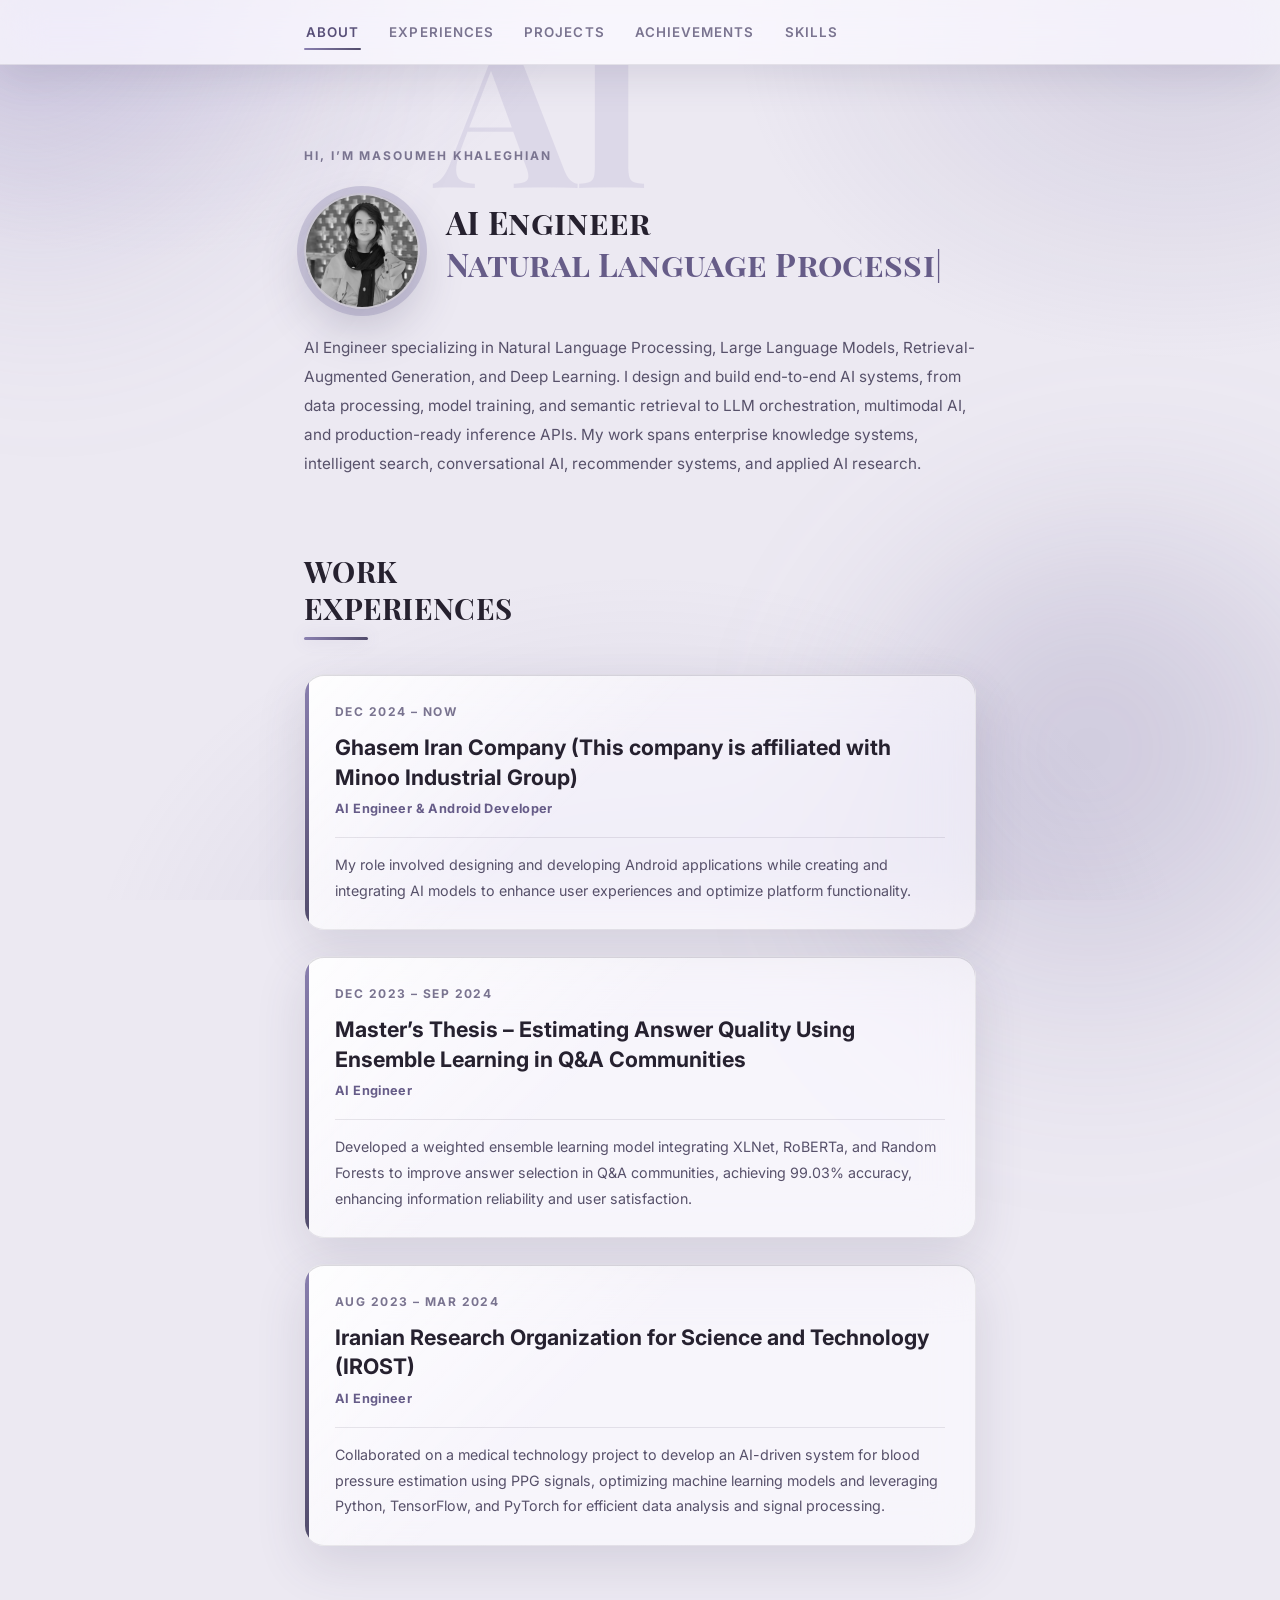
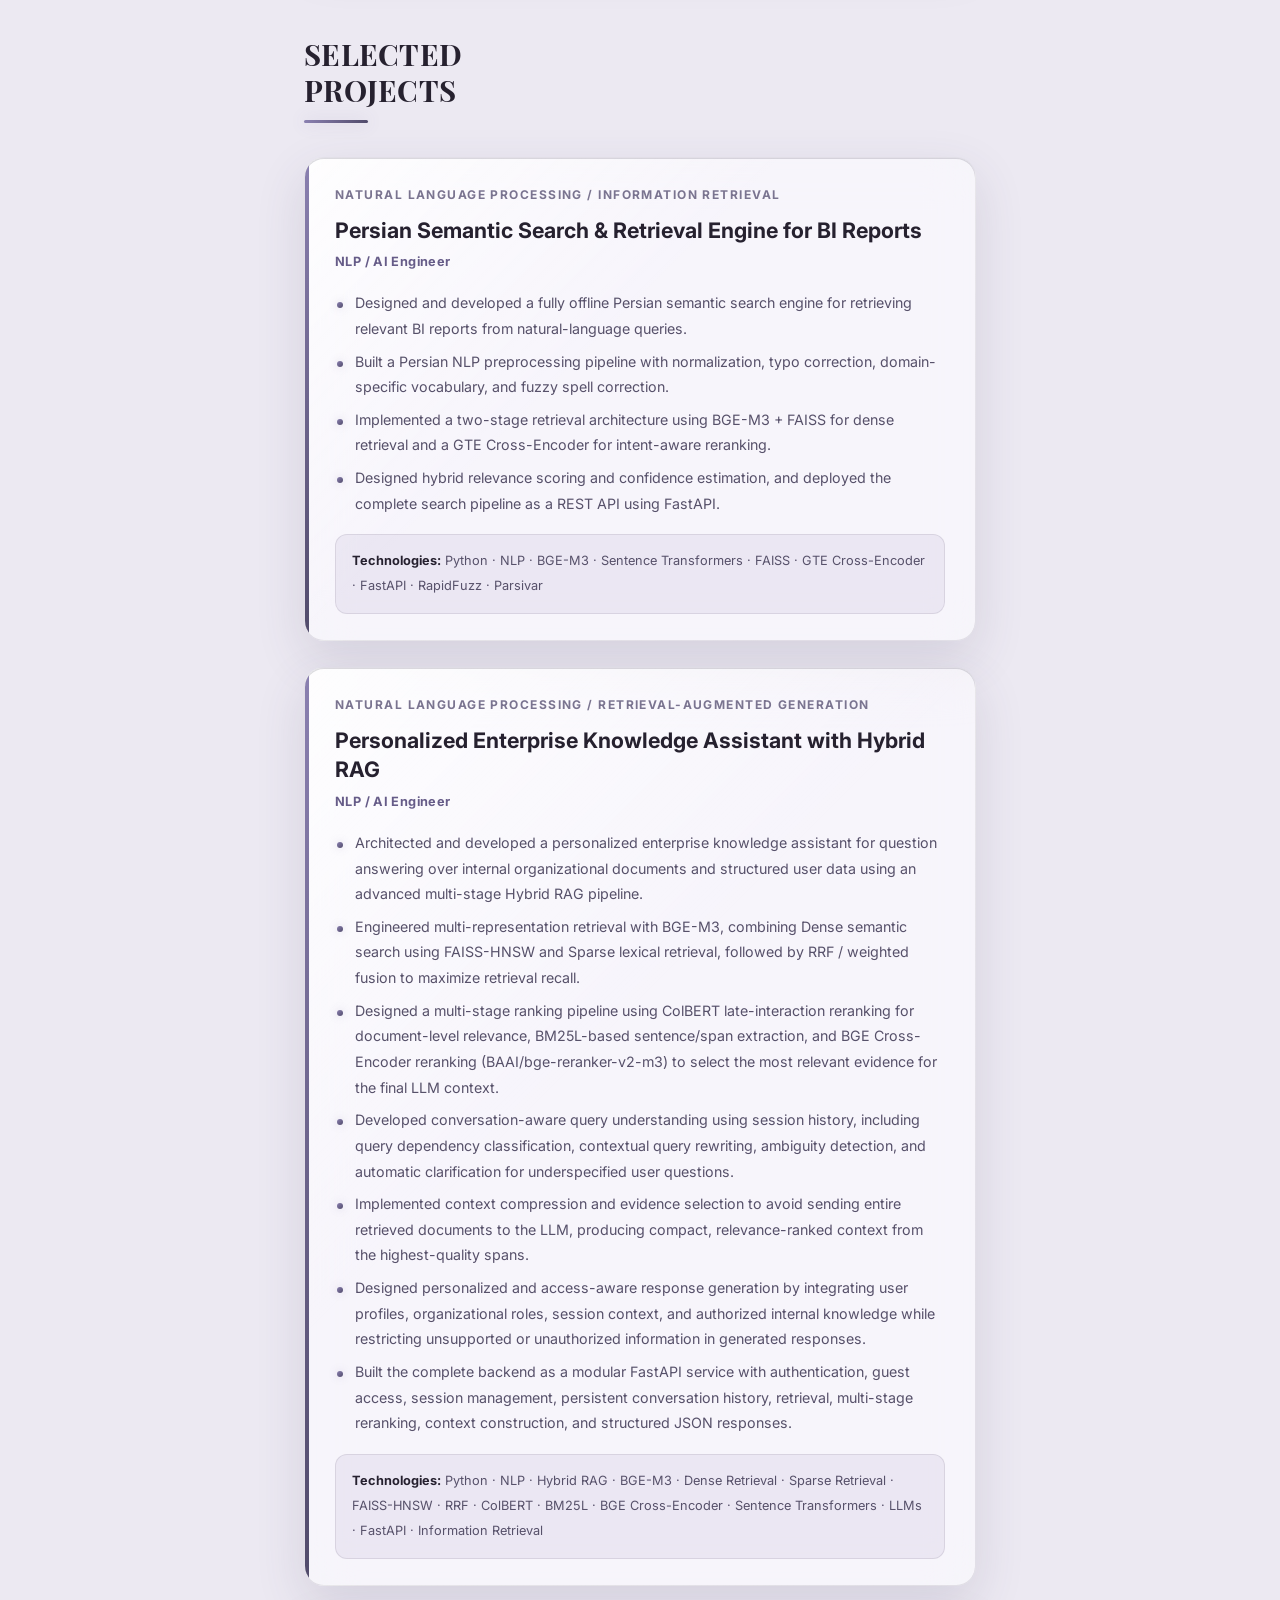
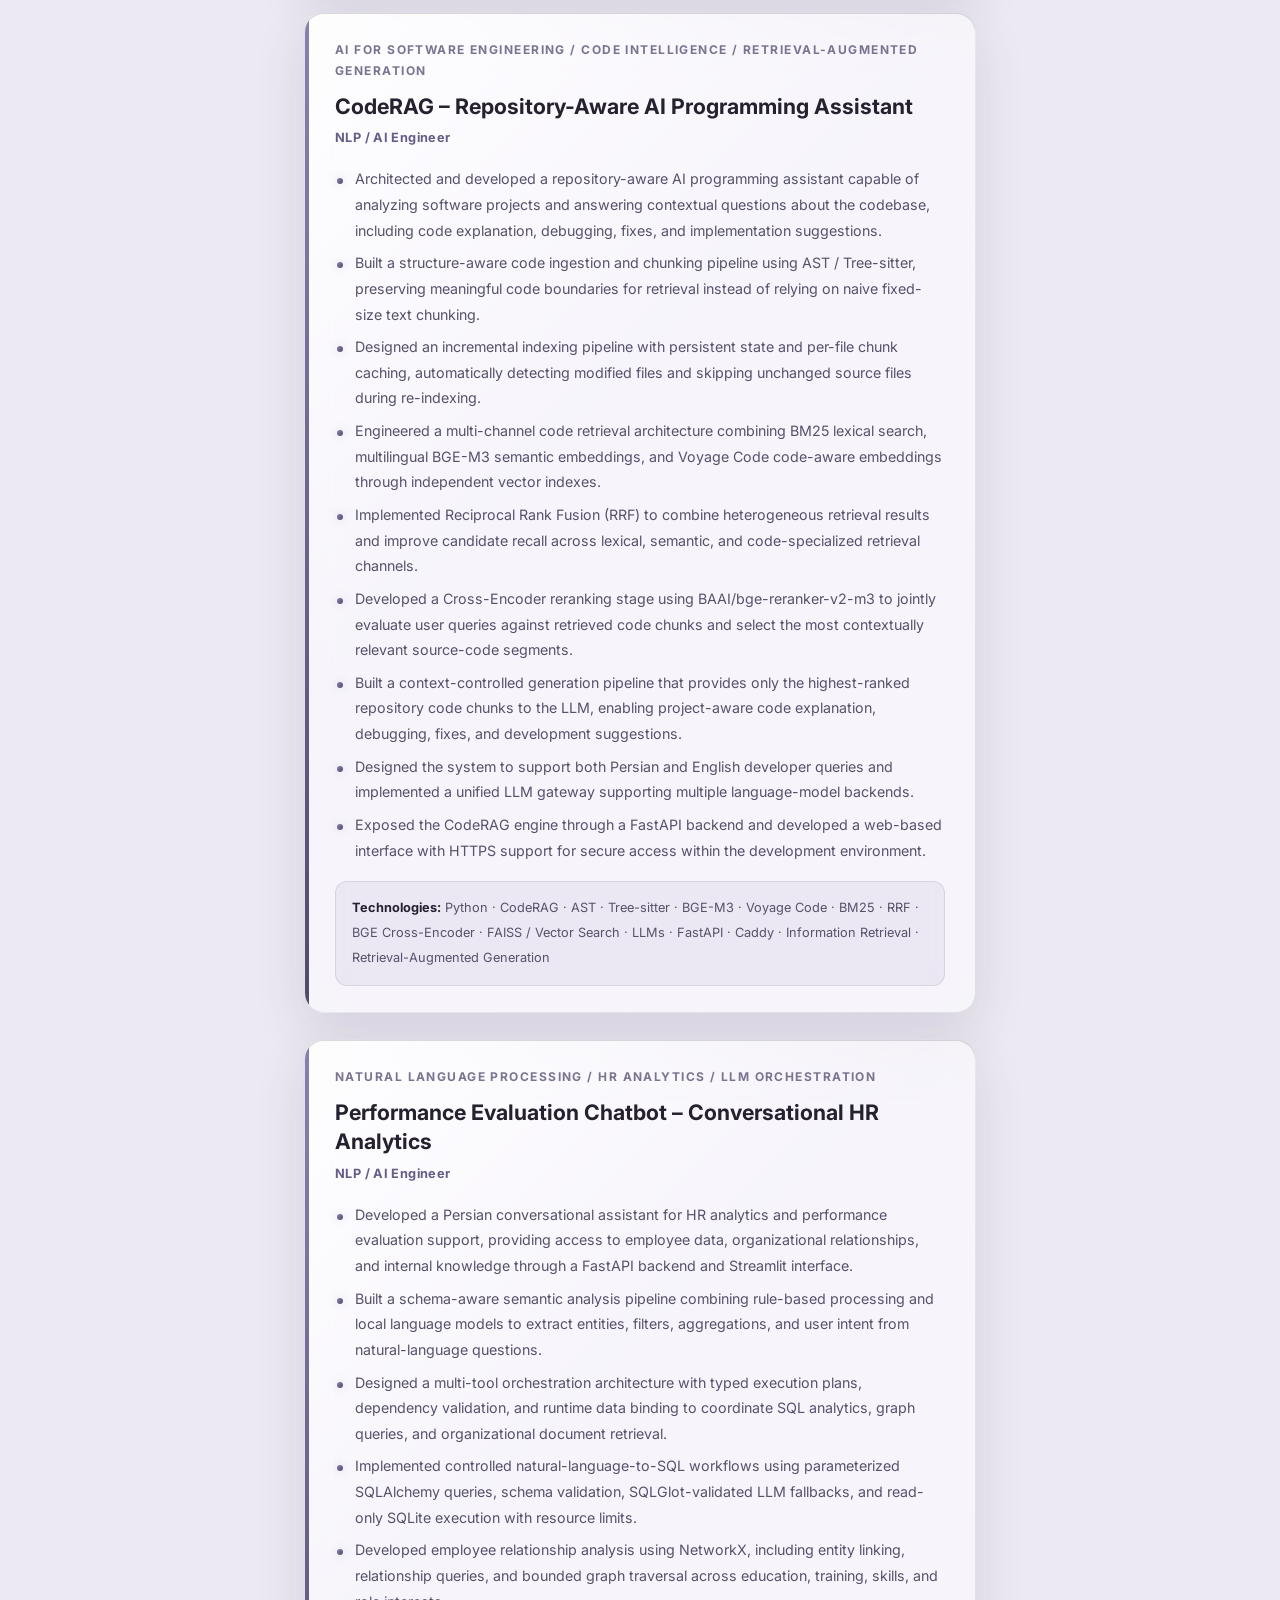
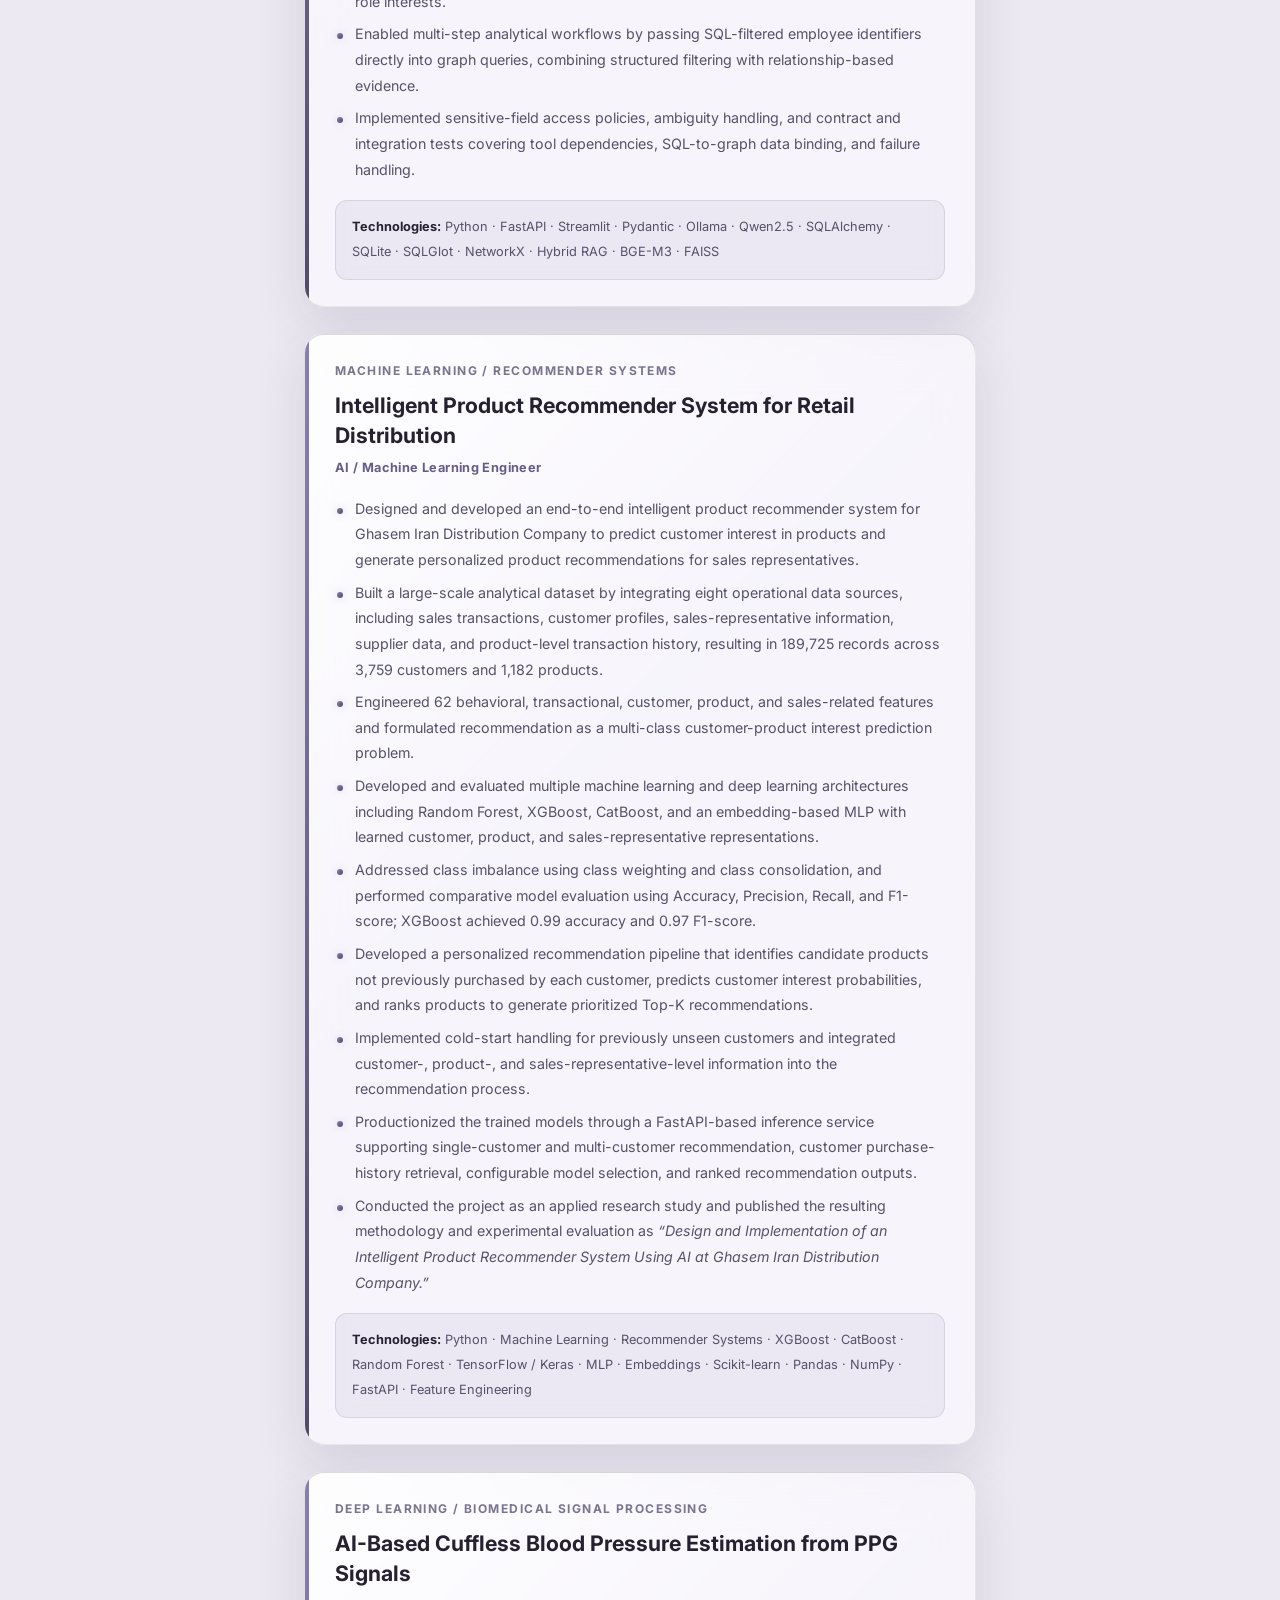
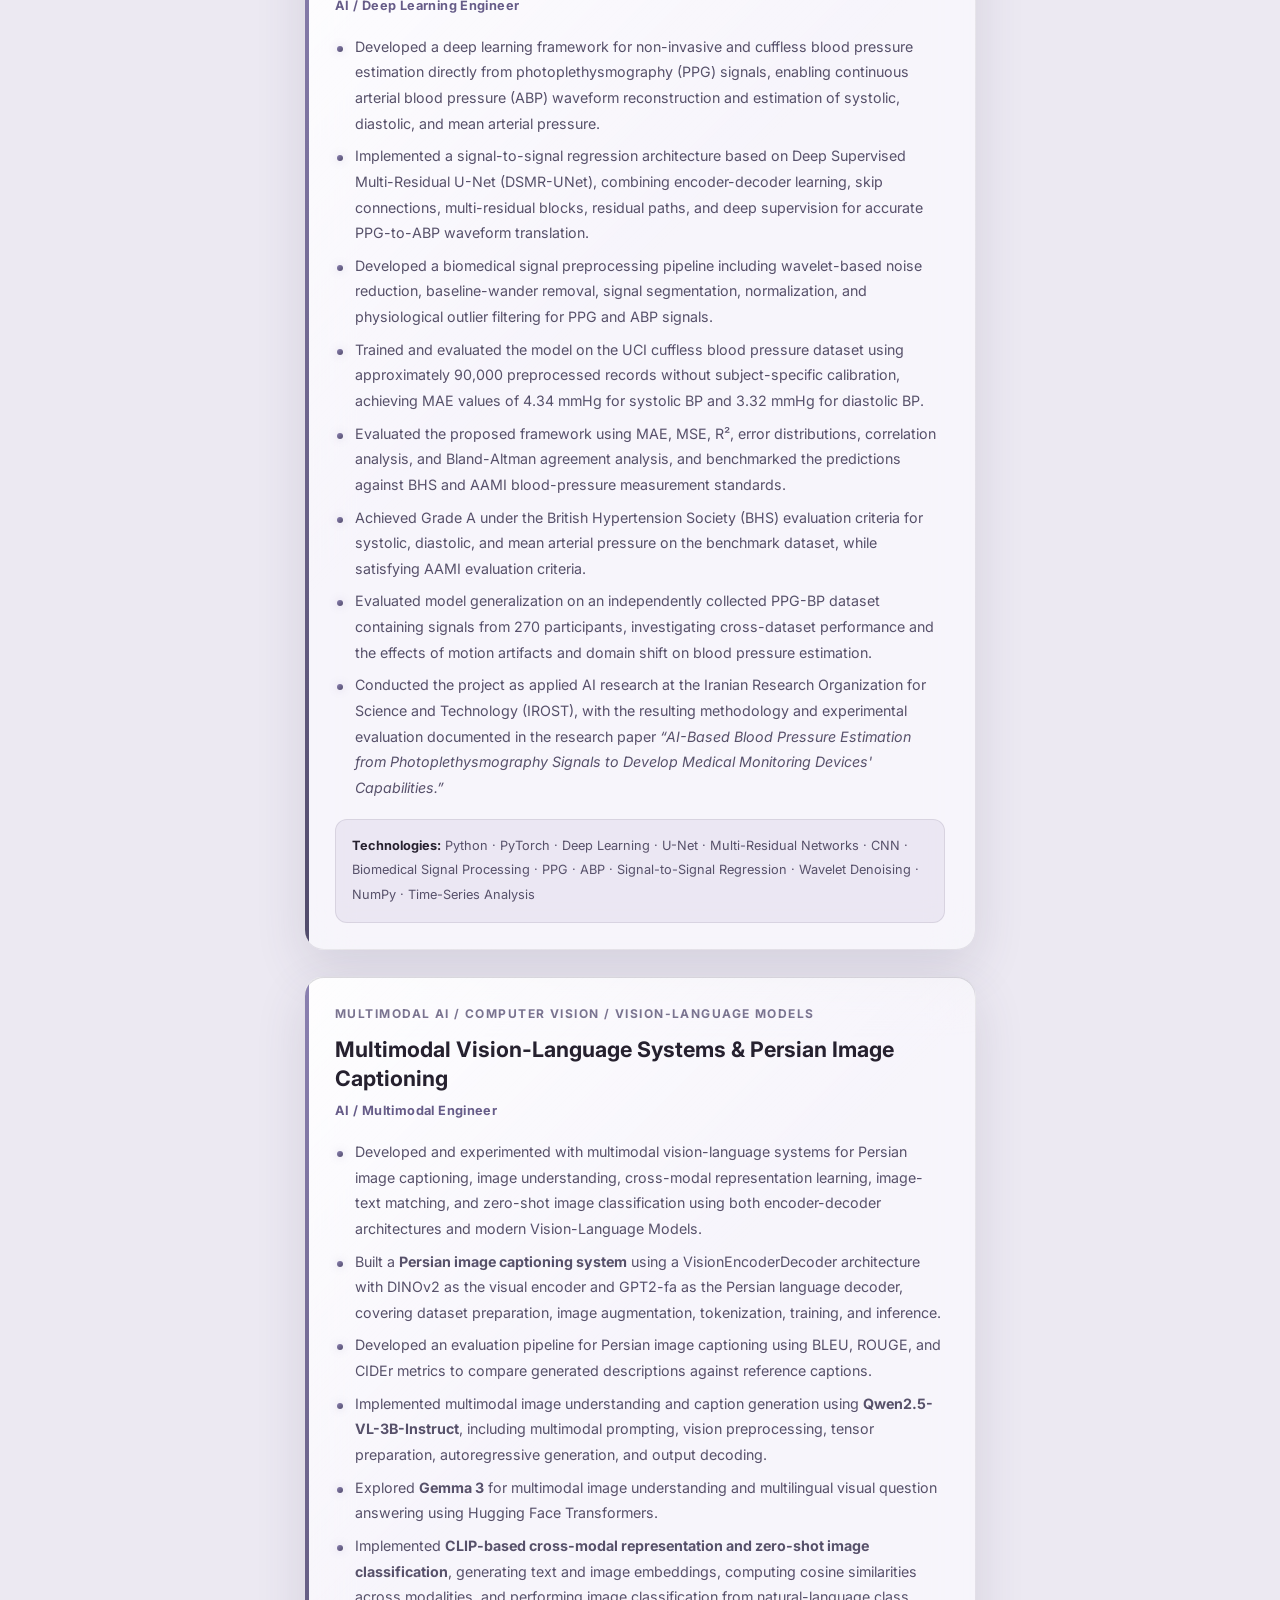
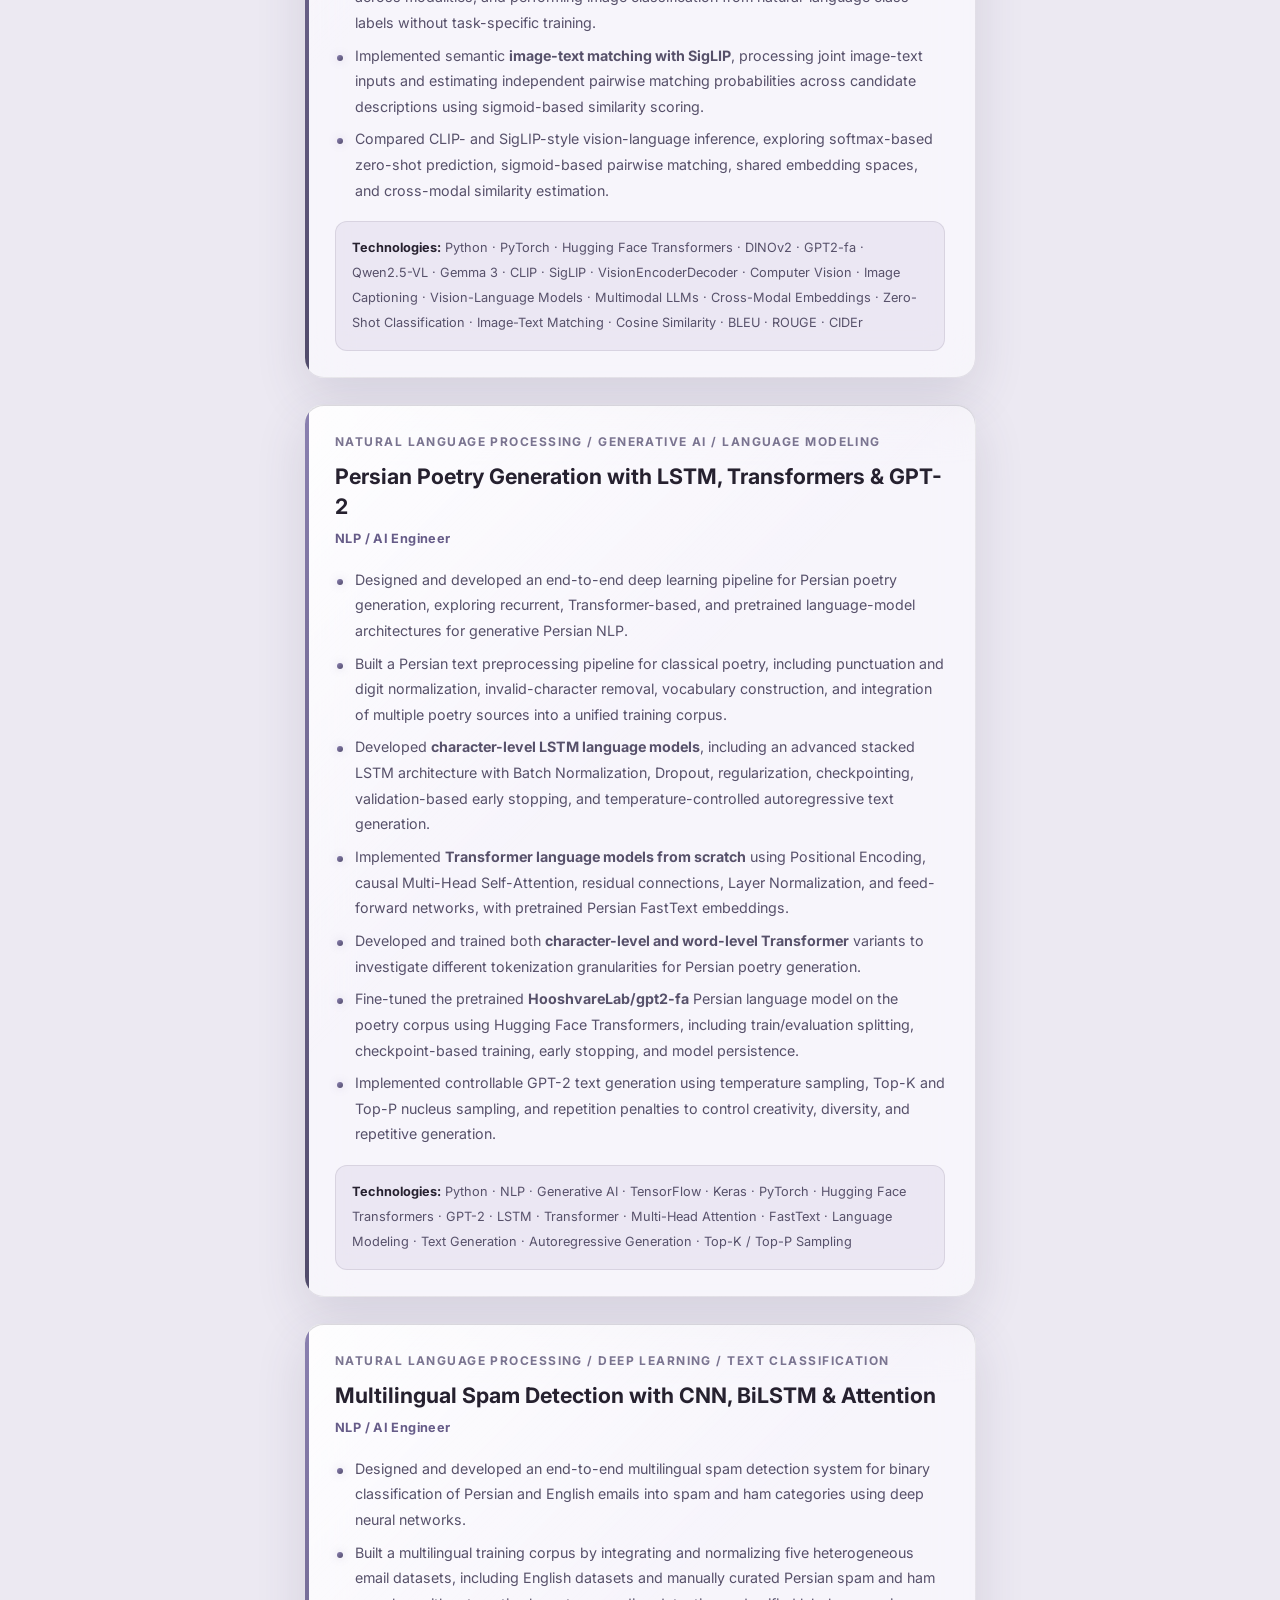
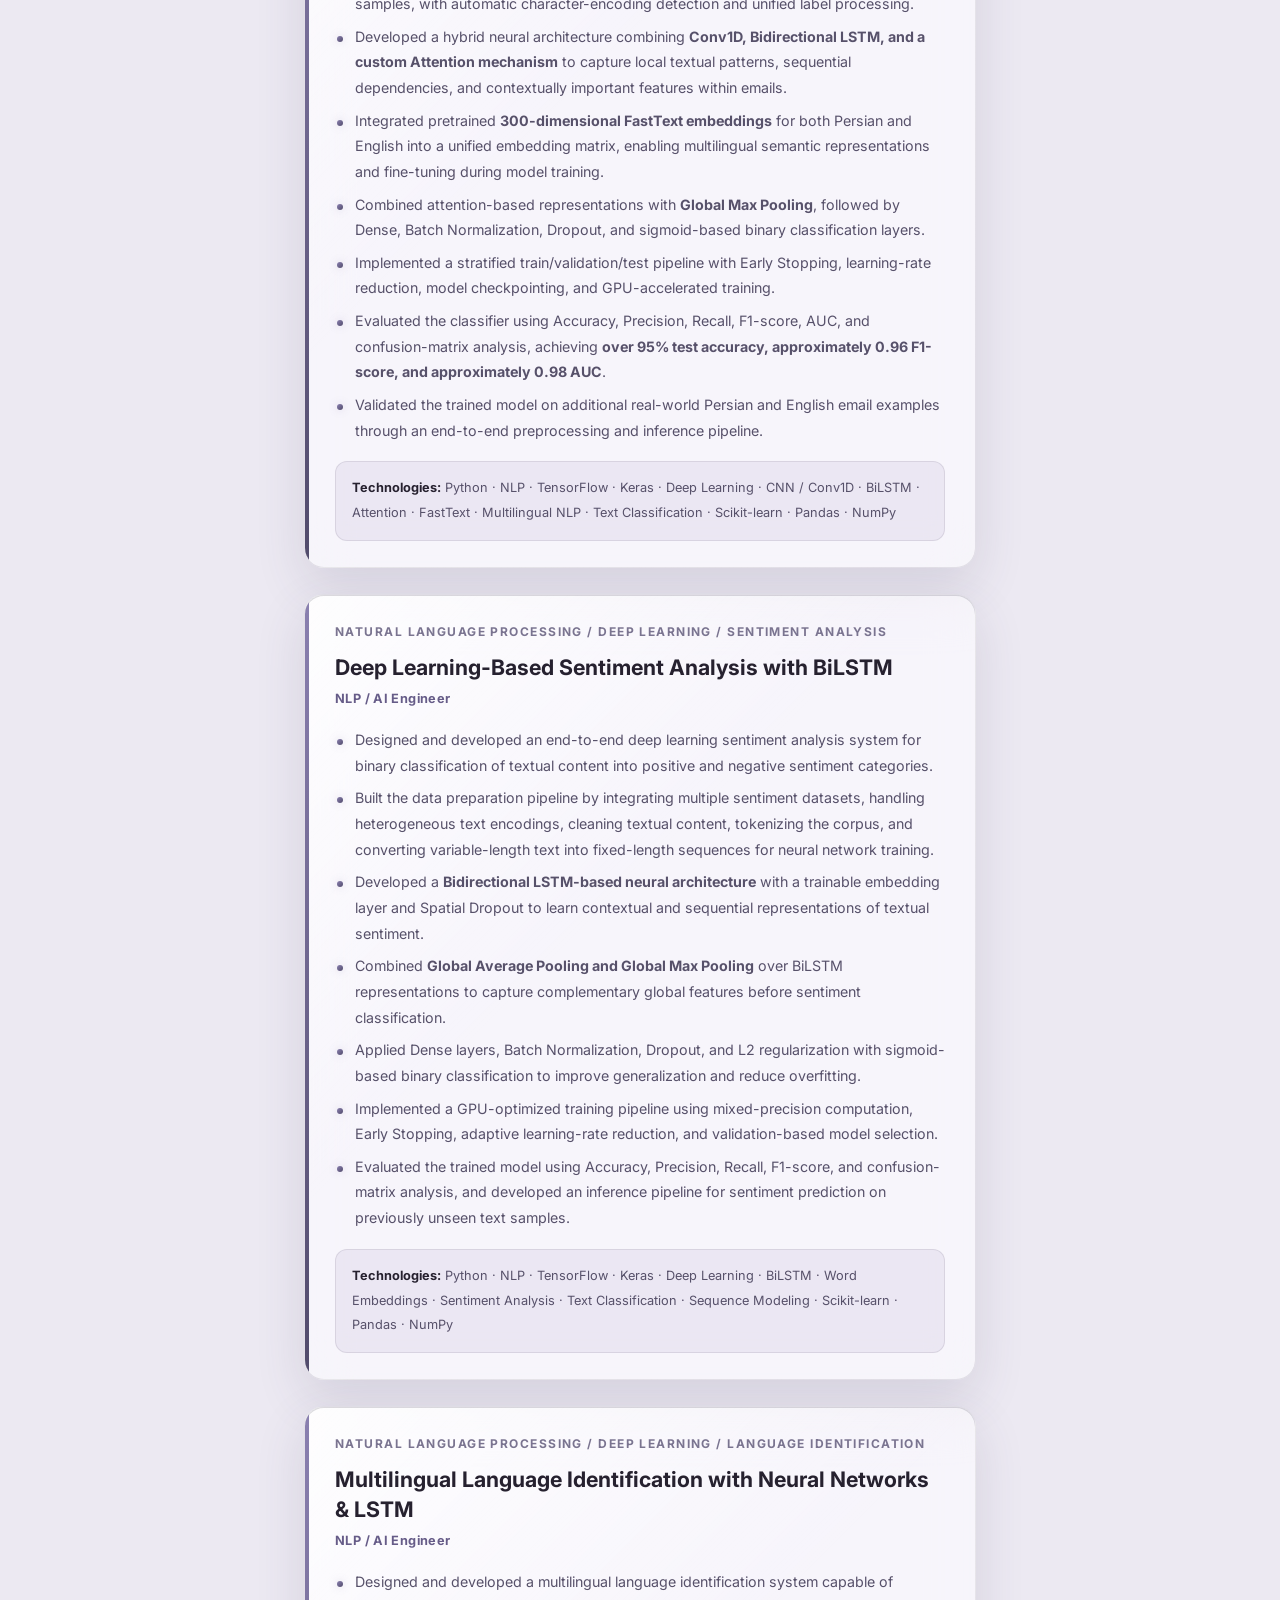
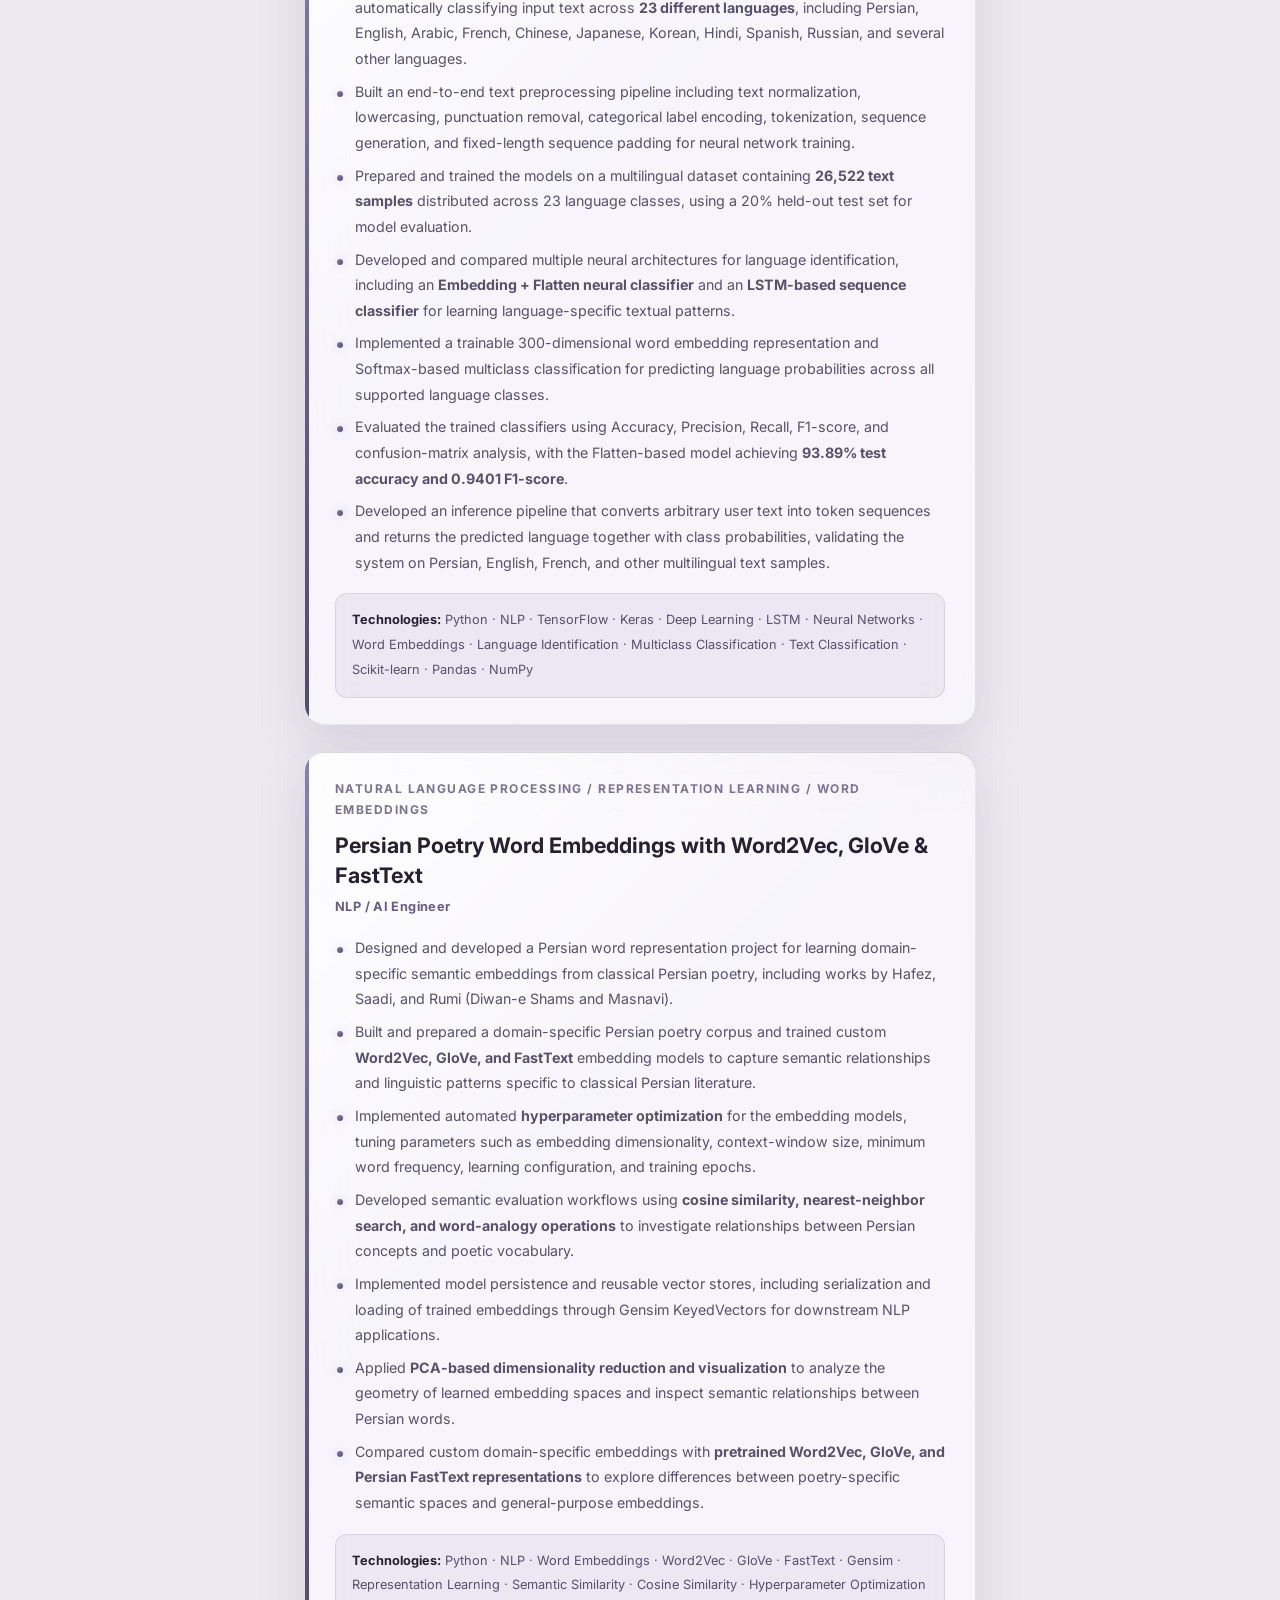
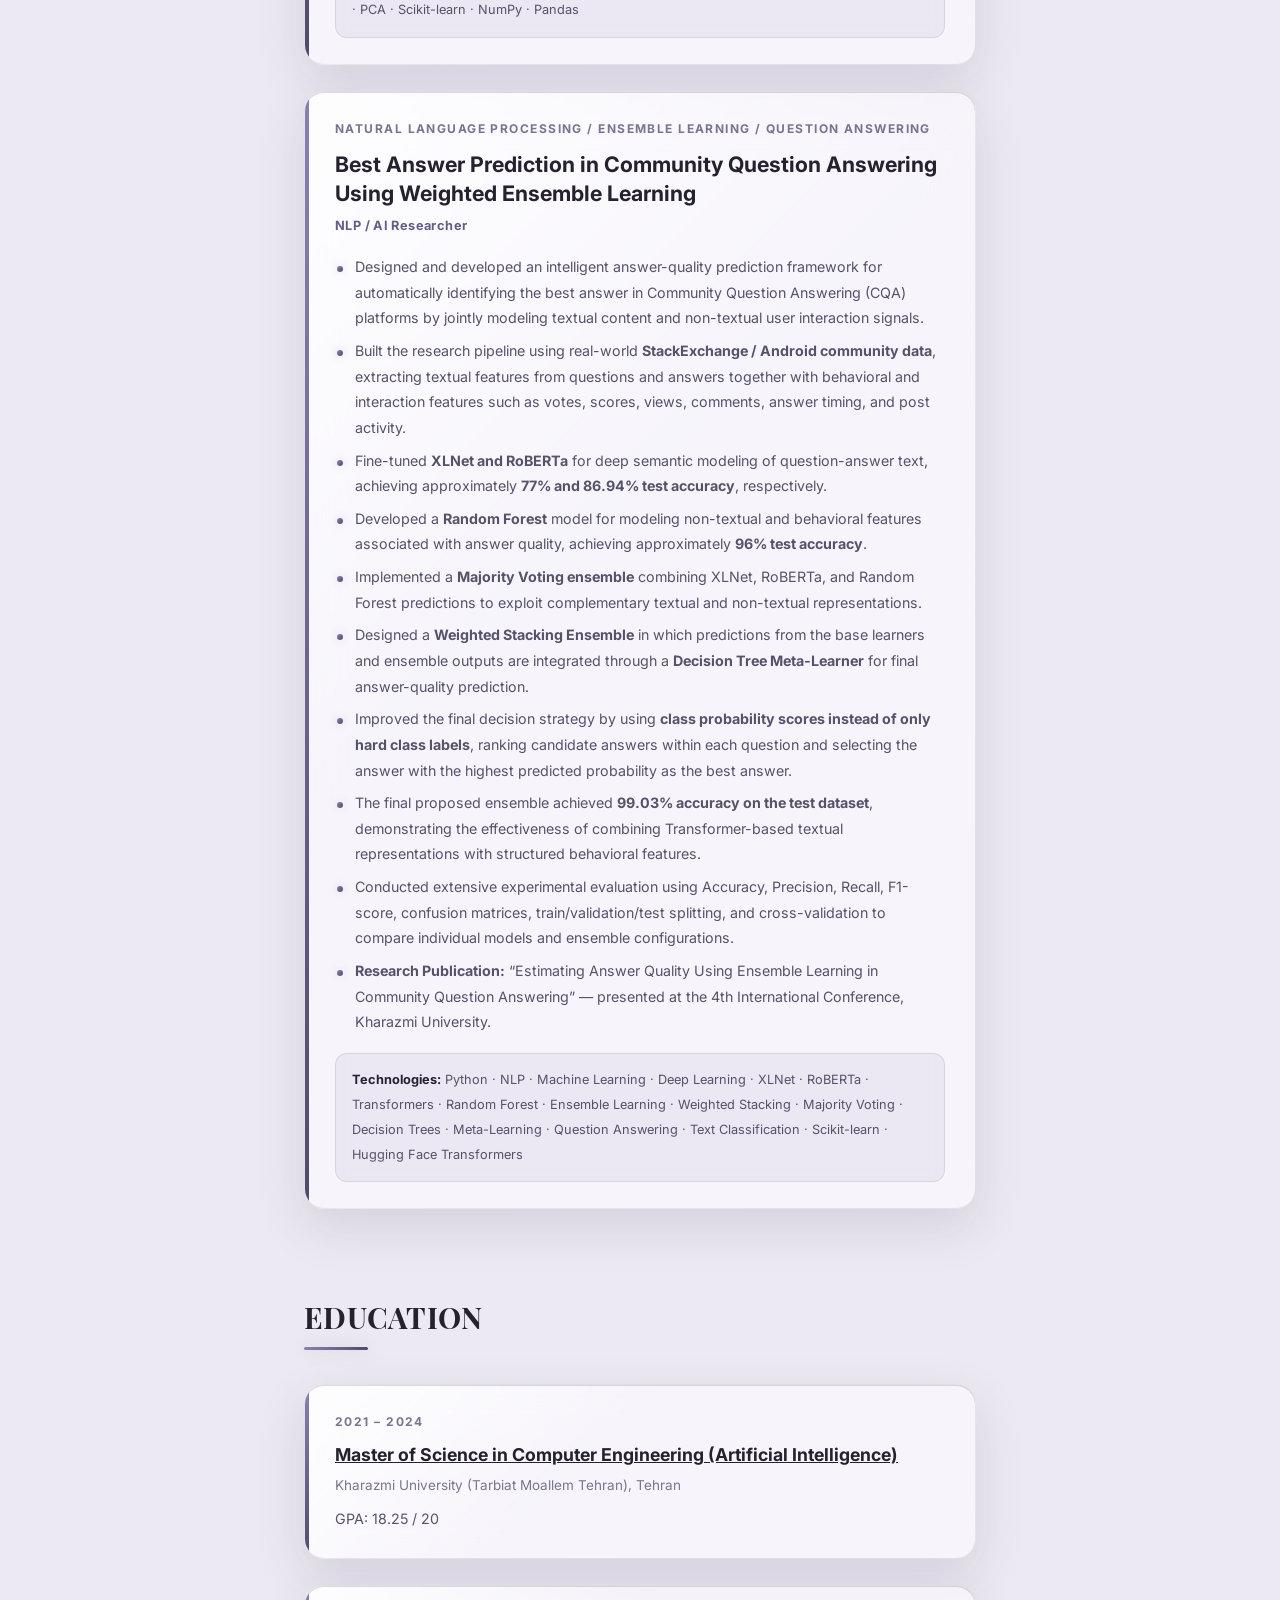
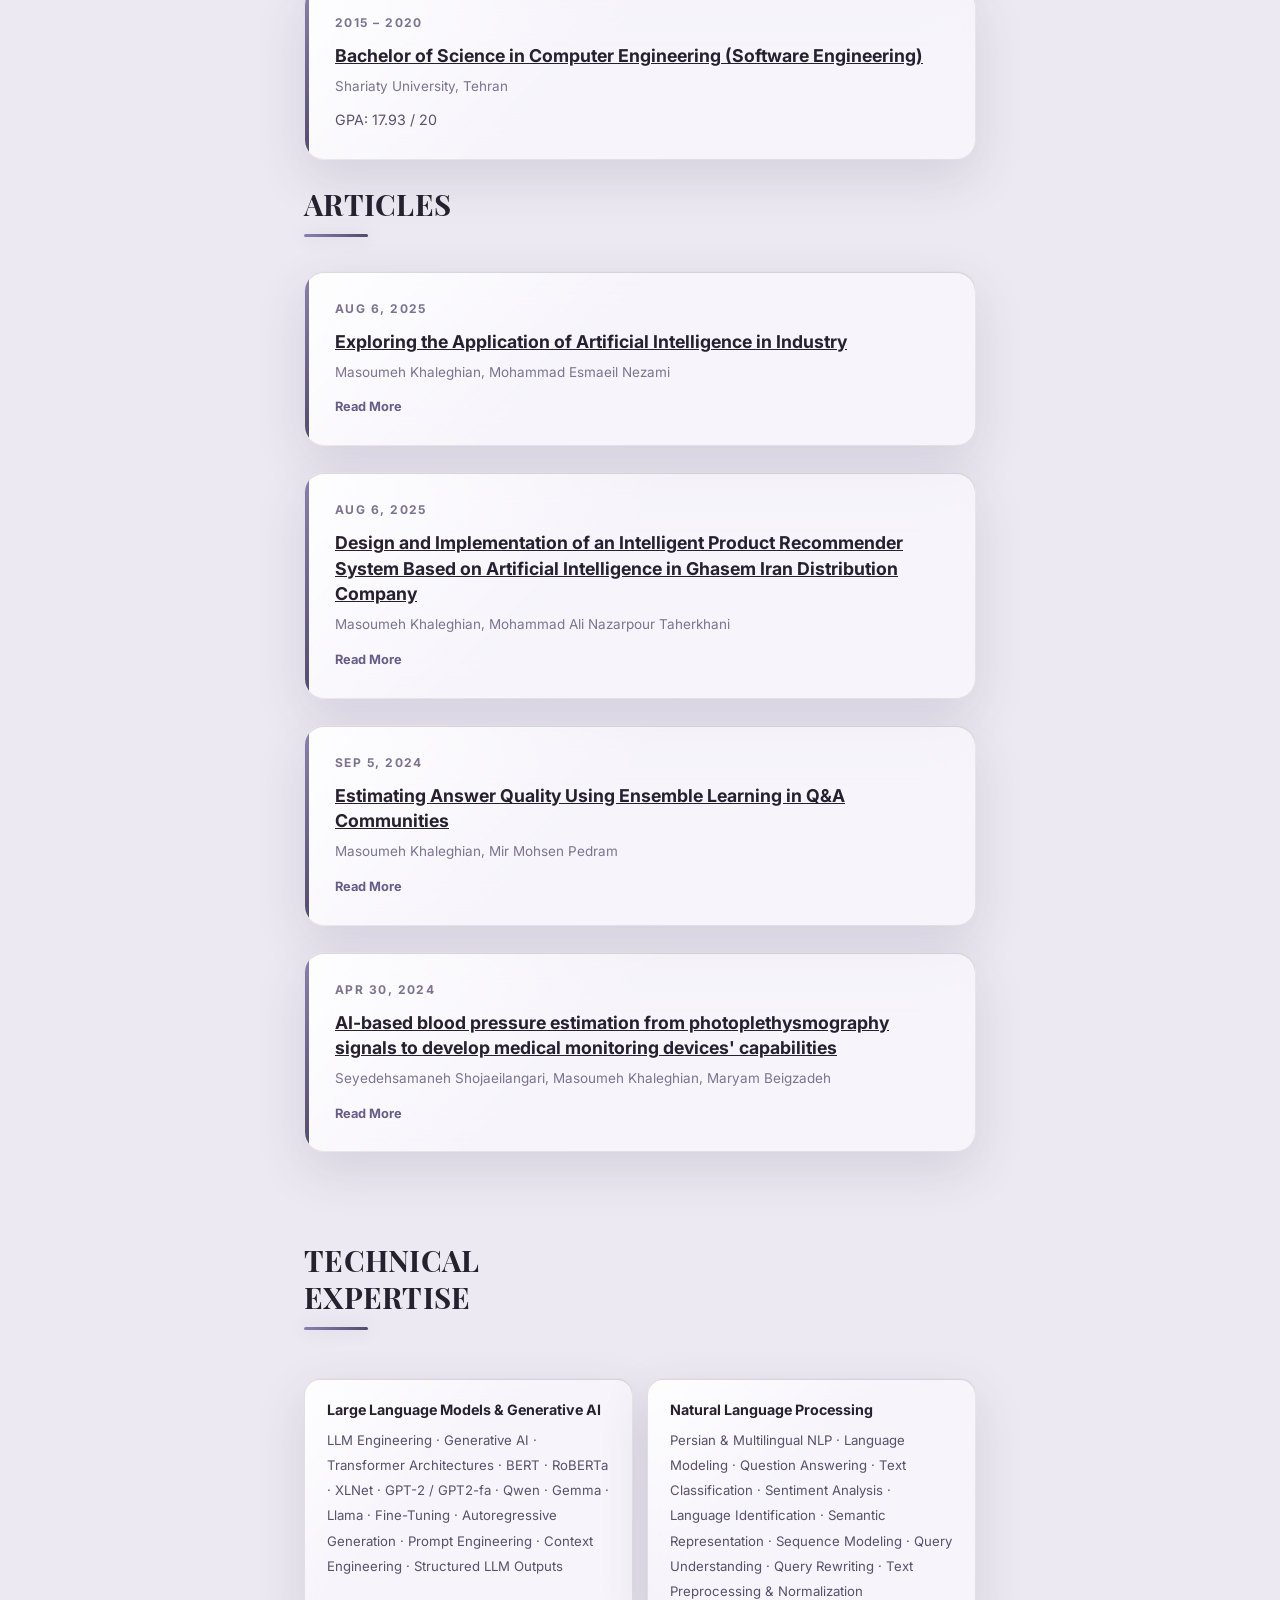
<file: index.html>
<!DOCTYPE html>
<html>
<head>
    <title>Masoumeh Khaleghian</title>
    <meta charset="utf-8" />
    <meta name="viewport" content="width=device-width, initial-scale=1">
    <meta name="description" content="Masoumeh Khaleghian CV">
    <meta name="author" content="">
    <meta name="viewport" content="width=device-width, initial-scale=1" />
    <meta name="google-site-verification" content="LLG92XdQKi7WYMCef_qJxd7PuhhwtKpzI4XmTG-fmTI" />
    <meta name="theme-color" content="#0e0d12" media="(prefers-color-scheme: dark)" />
    <meta name="theme-color" content="#ece9f2" media="(prefers-color-scheme: light)" />
    <link rel="stylesheet" href="css/kube.min.css" />
    <link rel="stylesheet" href="css/font-awesome.min.css" />
    <link rel="stylesheet" href="css/custom.min.css" />
    <link rel="shortcut icon" href="img/favicon.png" />
	<link href='https://fonts.googleapis.com/css?family=Playfair+Display+SC:700' rel='stylesheet' type='text/css'>
	<link href='https://fonts.googleapis.com/css?family=Lato:400,700' rel='stylesheet' type='text/css'>
	<link href='https://fonts.googleapis.com/css2?family=Inter:wght@300;400;500;600;700&display=swap' rel='stylesheet' type='text/css'>
	<style>
		.intro h1:before {
			content: 'AI';
		}
	</style>
</head>
<body>
	<!-- Navigation -->
	<div class="main-nav">
		<div class="container">
			<header class="group top-nav">
				<div class="navigation-toggle" data-tools="navigation-toggle" data-target="#navbar-1">
				    <span class="logo" role="button" tabindex="0" aria-label="Toggle navigation" aria-controls="navbar-1" aria-expanded="false">Masoumeh Khaleghian</span>
				</div>
			    <nav id="navbar-1" class="navbar item-nav">
				    <ul>
				        <li class="active"><a href="#about">About</a></li>
				        <li><a href="#experiences">Experiences</a></li>
						<li><a href="#projects">Projects</a></li>
				        <li><a href="#achievements">Achievements</a></li>
				        <li><a href="#skills">Skills</a></li>
				    </ul>
				</nav>
			</header>
		</div>
	</div>

	<!-- Introduction -->
	<div class="intro section" id="about">
		<div class="container">
			<p>Hi, I’m Masoumeh Khaleghian</p>
			<div class="units-row units-split wrap">
				<div class="unit-20">
					<img src="img/ava.jpg" alt="Masoumeh Khaleghian">
				</div>
				<div class="unit-80">
					<h1>
						AI Engineer<br>
						<span id="typed"></span>
					</h1>
				</div>
				<p>
					AI Engineer specializing in Natural Language Processing,
					Large Language Models, Retrieval-Augmented Generation, and
					Deep Learning. I design and build end-to-end AI systems,
					from data processing, model training, and semantic retrieval
					to LLM orchestration, multimodal AI, and production-ready
					inference APIs. My work spans enterprise knowledge systems,
					intelligent search, conversational AI, recommender systems,
					and applied AI research.
				</p>
			</div>
		</div>
	</div>

	<!-- Work Experience -->
	<div class="work section second" id="experiences">
		<div class="container">
			<h1>Work<br>Experiences</h1>
			<ul class="work-list">
				<li>Dec 2024 – NOW</li>
				<li><a href="https://www.ghasemiran.org/">Ghasem Iran Company (This company is affiliated with Minoo Industrial Group)</a></li>
				<li>AI Engineer &amp; Android Developer</li>
				<li>My role involved designing and developing Android applications while creating and integrating AI models to enhance user experiences and optimize platform functionality.</li>
			</ul>
			<ul class="work-list">
				<li>Dec 2023 – Sep 2024</li>
				<li><a href="https://khu.ac.ir/en">Master’s Thesis – Estimating Answer Quality Using Ensemble Learning in Q&A Communities</a></li>
				<li>AI Engineer</li>
				<li>Developed a weighted ensemble learning model integrating XLNet, RoBERTa, and Random Forests to improve answer selection in Q&A communities, achieving 99.03% accuracy, enhancing information reliability and user satisfaction.</li>
			</ul>
			<ul class="work-list">
				<li>Aug 2023 – Mar 2024</li>
				<li><a href="https://irost.org/en/">Iranian Research Organization for Science and Technology (IROST)</a></li>
				<li>AI Engineer</li>
				<li>Collaborated on a medical technology project to develop an AI-driven system for blood pressure estimation using PPG signals, optimizing machine learning models and leveraging Python, TensorFlow, and PyTorch for efficient data analysis and signal processing.</li>
			</ul>
			<!--<ul class="work-list">
				<li>2014-2015</li>
				<li><a href="#">Garuda Indonesia</a></li>
				<li>System Designer</li>
			</ul>-->
		</div>
	</div>

	<!-- Projects -->
	<div class="work section second" id="projects">
	    <div class="container">
	        <h1>Selected<br>Projects</h1>	
	        <ul class="work-list">
	            <li>Natural Language Processing / Information Retrieval</li>
	            <li>
	                <strong>Persian Semantic Search & Retrieval Engine for BI Reports</strong>
	            </li>
	            <li>
	                <strong>NLP / AI Engineer</strong>
	            </li>
	            <li>
	                Designed and developed a fully offline Persian semantic search
	                engine for retrieving relevant BI reports from natural-language
	                queries.
	            </li>
	            <li>
	                Built a Persian NLP preprocessing pipeline with normalization,
	                typo correction, domain-specific vocabulary, and fuzzy spell
	                correction.
	            </li>
	            <li>
	                Implemented a two-stage retrieval architecture using
	                BGE-M3 + FAISS for dense retrieval and a GTE Cross-Encoder
	                for intent-aware reranking.
	            </li>
	            <li>
	                Designed hybrid relevance scoring and confidence estimation,
	                and deployed the complete search pipeline as a REST API
	                using FastAPI.
	            </li>
	            <li>
	                <strong>Technologies:</strong>
	                Python · NLP · BGE-M3 · Sentence Transformers · FAISS ·
	                GTE Cross-Encoder · FastAPI · RapidFuzz · Parsivar
	            </li>
	        </ul>
			<ul class="work-list">
			    <li>Natural Language Processing / Retrieval-Augmented Generation</li>
			
			    <li>
			        <strong>Personalized Enterprise Knowledge Assistant with Hybrid RAG</strong>
			    </li>
			
			    <li>
			        <strong>NLP / AI Engineer</strong>
			    </li>
			
			    <li>
			        Architected and developed a personalized enterprise knowledge assistant
			        for question answering over internal organizational documents and
			        structured user data using an advanced multi-stage Hybrid RAG pipeline.
			    </li>
			
			    <li>
			        Engineered multi-representation retrieval with BGE-M3, combining Dense
			        semantic search using FAISS-HNSW and Sparse lexical retrieval, followed
			        by RRF / weighted fusion to maximize retrieval recall.
			    </li>
			
			    <li>
			        Designed a multi-stage ranking pipeline using ColBERT late-interaction
			        reranking for document-level relevance, BM25L-based sentence/span
			        extraction, and BGE Cross-Encoder reranking (BAAI/bge-reranker-v2-m3)
			        to select the most relevant evidence for the final LLM context.
			    </li>
			
			    <li>
			        Developed conversation-aware query understanding using session history,
			        including query dependency classification, contextual query rewriting,
			        ambiguity detection, and automatic clarification for underspecified
			        user questions.
			    </li>
			
			    <li>
			        Implemented context compression and evidence selection to avoid sending
			        entire retrieved documents to the LLM, producing compact, relevance-ranked
			        context from the highest-quality spans.
			    </li>
			
			    <li>
			        Designed personalized and access-aware response generation by integrating
			        user profiles, organizational roles, session context, and authorized
			        internal knowledge while restricting unsupported or unauthorized
			        information in generated responses.
			    </li>
			
			    <li>
			        Built the complete backend as a modular FastAPI service with
			        authentication, guest access, session management, persistent conversation
			        history, retrieval, multi-stage reranking, context construction, and
			        structured JSON responses.
			    </li>
			
			    <li>
			        <strong>Technologies:</strong>
			        Python · NLP · Hybrid RAG · BGE-M3 · Dense Retrieval · Sparse Retrieval ·
			        FAISS-HNSW · RRF · ColBERT · BM25L · BGE Cross-Encoder ·
			        Sentence Transformers · LLMs · FastAPI · Information Retrieval
			    </li>
			</ul>
			<ul class="work-list">
			    <li>AI for Software Engineering / Code Intelligence / Retrieval-Augmented Generation</li>
			    <li>
			        <strong>CodeRAG – Repository-Aware AI Programming Assistant</strong>
			    </li>
			    <li>
			        <strong>NLP / AI Engineer</strong>
			    </li>
			    <li>
			        Architected and developed a repository-aware AI programming assistant
			        capable of analyzing software projects and answering contextual
			        questions about the codebase, including code explanation, debugging,
			        fixes, and implementation suggestions.
			    </li>
			    <li>
			        Built a structure-aware code ingestion and chunking pipeline using
			        AST / Tree-sitter, preserving meaningful code boundaries for
			        retrieval instead of relying on naive fixed-size text chunking.
			    </li>
			    <li>
			        Designed an incremental indexing pipeline with persistent state and
			        per-file chunk caching, automatically detecting modified files and
			        skipping unchanged source files during re-indexing.
			    </li>
			    <li>
			        Engineered a multi-channel code retrieval architecture combining
			        BM25 lexical search, multilingual BGE-M3 semantic embeddings, and
			        Voyage Code code-aware embeddings through independent vector indexes.
			    </li>
			    <li>
			        Implemented Reciprocal Rank Fusion (RRF) to combine heterogeneous
			        retrieval results and improve candidate recall across lexical,
			        semantic, and code-specialized retrieval channels.
			    </li>
			    <li>
			        Developed a Cross-Encoder reranking stage using
			        BAAI/bge-reranker-v2-m3 to jointly evaluate user queries against
			        retrieved code chunks and select the most contextually relevant
			        source-code segments.
			    </li>
			    <li>
			        Built a context-controlled generation pipeline that provides only
			        the highest-ranked repository code chunks to the LLM, enabling
			        project-aware code explanation, debugging, fixes, and development
			        suggestions.
			    </li>
			    <li>
			        Designed the system to support both Persian and English developer
			        queries and implemented a unified LLM gateway supporting multiple
			        language-model backends.
			    </li>
			    <li>
			        Exposed the CodeRAG engine through a FastAPI backend and developed
			        a web-based interface with HTTPS support for secure access within
			        the development environment.
			    </li>
			    <li>
			        <strong>Technologies:</strong>
			        Python · CodeRAG · AST · Tree-sitter · BGE-M3 · Voyage Code ·
			        BM25 · RRF · BGE Cross-Encoder · FAISS / Vector Search ·
			        LLMs · FastAPI · Caddy · Information Retrieval ·
			        Retrieval-Augmented Generation
			    </li>
			</ul>
			<ul class="work-list">
			    <li>Natural Language Processing / HR Analytics / LLM Orchestration</li>
			    <li>
			        <strong>Performance Evaluation Chatbot – Conversational HR Analytics</strong>
			    </li>
			    <li>
			        <strong>NLP / AI Engineer</strong>
			    </li>
			    <li>
			        Developed a Persian conversational assistant for HR analytics and
			        performance evaluation support, providing access to employee data,
			        organizational relationships, and internal knowledge through a
			        FastAPI backend and Streamlit interface.
			    </li>
			    <li>
			        Built a schema-aware semantic analysis pipeline combining rule-based
			        processing and local language models to extract entities, filters,
			        aggregations, and user intent from natural-language questions.
				</li>
			    <li>
			        Designed a multi-tool orchestration architecture with typed execution
			        plans, dependency validation, and runtime data binding to coordinate
			        SQL analytics, graph queries, and organizational document retrieval.
			    </li>
			    <li>
			        Implemented controlled natural-language-to-SQL workflows using
			        parameterized SQLAlchemy queries, schema validation, SQLGlot-validated
			        LLM fallbacks, and read-only SQLite execution with resource limits.
			    </li>
			    <li>
			        Developed employee relationship analysis using NetworkX, including
			        entity linking, relationship queries, and bounded graph traversal
			        across education, training, skills, and role interests.
			    </li>
			    <li>
			        Enabled multi-step analytical workflows by passing SQL-filtered
			        employee identifiers directly into graph queries, combining
			        structured filtering with relationship-based evidence.
			    </li>
			    <li>
			        Implemented sensitive-field access policies, ambiguity handling,
			        and contract and integration tests covering tool dependencies,
			        SQL-to-graph data binding, and failure handling.
			    </li>
			    <li>
			        <strong>Technologies:</strong>
			        Python · FastAPI · Streamlit · Pydantic · Ollama · Qwen2.5 ·
			        SQLAlchemy · SQLite · SQLGlot · NetworkX · Hybrid RAG ·
			        BGE-M3 · FAISS
			    </li>
			</ul>
			<ul class="work-list">
			    <li>Machine Learning / Recommender Systems</li>
			
			    <li>
			        <strong>Intelligent Product Recommender System for Retail Distribution</strong>
			    </li>
			
			    <li>
			        <strong>AI / Machine Learning Engineer</strong>
			    </li>
			
			    <li>
			        Designed and developed an end-to-end intelligent product recommender
			        system for Ghasem Iran Distribution Company to predict customer interest
			        in products and generate personalized product recommendations for
			        sales representatives.
			    </li>
			
			    <li>
			        Built a large-scale analytical dataset by integrating eight operational
			        data sources, including sales transactions, customer profiles,
			        sales-representative information, supplier data, and product-level
			        transaction history, resulting in 189,725 records across 3,759
			        customers and 1,182 products.
			    </li>
			
			    <li>
			        Engineered 62 behavioral, transactional, customer, product, and
			        sales-related features and formulated recommendation as a multi-class
			        customer-product interest prediction problem.
			    </li>
			
			    <li>
			        Developed and evaluated multiple machine learning and deep learning
			        architectures including Random Forest, XGBoost, CatBoost, and an
			        embedding-based MLP with learned customer, product, and
			        sales-representative representations.
			    </li>
			
			    <li>
			        Addressed class imbalance using class weighting and class consolidation,
			        and performed comparative model evaluation using Accuracy, Precision,
			        Recall, and F1-score; XGBoost achieved 0.99 accuracy and 0.97 F1-score.
			    </li>
			
			    <li>
			        Developed a personalized recommendation pipeline that identifies
			        candidate products not previously purchased by each customer,
			        predicts customer interest probabilities, and ranks products to
			        generate prioritized Top-K recommendations.
			    </li>
			
			    <li>
			        Implemented cold-start handling for previously unseen customers and
			        integrated customer-, product-, and sales-representative-level
			        information into the recommendation process.
			    </li>
			
			    <li>
			        Productionized the trained models through a FastAPI-based inference
			        service supporting single-customer and multi-customer recommendation,
			        customer purchase-history retrieval, configurable model selection,
			        and ranked recommendation outputs.
			    </li>
			
			    <li>
			        Conducted the project as an applied research study and published
			        the resulting methodology and experimental evaluation as
			        <em>“Design and Implementation of an Intelligent Product Recommender
			        System Using AI at Ghasem Iran Distribution Company.”</em>
			    </li>
			
			    <li>
			        <strong>Technologies:</strong>
			        Python · Machine Learning · Recommender Systems · XGBoost ·
			        CatBoost · Random Forest · TensorFlow / Keras · MLP · Embeddings ·
			        Scikit-learn · Pandas · NumPy · FastAPI · Feature Engineering
			    </li>
			</ul>
			<ul class="work-list">
			    <li>Deep Learning / Biomedical Signal Processing</li>
			
			    <li>
			        <strong>AI-Based Cuffless Blood Pressure Estimation from PPG Signals</strong>
			    </li>
			
			    <li>
			        <strong>AI / Deep Learning Engineer</strong>
			    </li>
			
			    <li>
			        Developed a deep learning framework for non-invasive and cuffless
			        blood pressure estimation directly from photoplethysmography (PPG)
			        signals, enabling continuous arterial blood pressure (ABP) waveform
			        reconstruction and estimation of systolic, diastolic, and mean
			        arterial pressure.
			    </li>
			
			    <li>
			        Implemented a signal-to-signal regression architecture based on
			        Deep Supervised Multi-Residual U-Net (DSMR-UNet), combining
			        encoder-decoder learning, skip connections, multi-residual blocks,
			        residual paths, and deep supervision for accurate PPG-to-ABP
			        waveform translation.
			    </li>
			
			    <li>
			        Developed a biomedical signal preprocessing pipeline including
			        wavelet-based noise reduction, baseline-wander removal,
			        signal segmentation, normalization, and physiological outlier
			        filtering for PPG and ABP signals.
			    </li>
			
			    <li>
			        Trained and evaluated the model on the UCI cuffless blood pressure
			        dataset using approximately 90,000 preprocessed records without
			        subject-specific calibration, achieving MAE values of 4.34 mmHg
			        for systolic BP and 3.32 mmHg for diastolic BP.
			    </li>
			
			    <li>
			        Evaluated the proposed framework using MAE, MSE, R², error
			        distributions, correlation analysis, and Bland-Altman agreement
			        analysis, and benchmarked the predictions against BHS and AAMI
			        blood-pressure measurement standards.
			    </li>
			
			    <li>
			        Achieved Grade A under the British Hypertension Society (BHS)
			        evaluation criteria for systolic, diastolic, and mean arterial
			        pressure on the benchmark dataset, while satisfying AAMI
			        evaluation criteria.
			    </li>
			
			    <li>
			        Evaluated model generalization on an independently collected
			        PPG-BP dataset containing signals from 270 participants,
			        investigating cross-dataset performance and the effects of
			        motion artifacts and domain shift on blood pressure estimation.
			    </li>
			
			    <li>
			        Conducted the project as applied AI research at the Iranian
			        Research Organization for Science and Technology (IROST), with
			        the resulting methodology and experimental evaluation documented
			        in the research paper
			        <em>“AI-Based Blood Pressure Estimation from Photoplethysmography
			        Signals to Develop Medical Monitoring Devices' Capabilities.”</em>
			    </li>
			
			    <li>
			        <strong>Technologies:</strong>
			        Python · PyTorch · Deep Learning · U-Net · Multi-Residual Networks ·
			        CNN · Biomedical Signal Processing · PPG · ABP ·
			        Signal-to-Signal Regression · Wavelet Denoising · NumPy ·
			        Time-Series Analysis
			    </li>
			</ul>
			<ul class="work-list">
			    <li>Multimodal AI / Computer Vision / Vision-Language Models</li>
			    <li>
			        <strong>Multimodal Vision-Language Systems & Persian Image Captioning</strong>
			    </li>
			    <li>
			        <strong>AI / Multimodal Engineer</strong>
			    </li>
			    <li>
			        Developed and experimented with multimodal vision-language systems
			        for Persian image captioning, image understanding, cross-modal
			        representation learning, image-text matching, and zero-shot
			        image classification using both encoder-decoder architectures
			        and modern Vision-Language Models.
			    </li>
			    <li>
			        Built a <strong>Persian image captioning system</strong> using a
			        VisionEncoderDecoder architecture with DINOv2 as the visual encoder
			        and GPT2-fa as the Persian language decoder, covering dataset
			        preparation, image augmentation, tokenization, training, and inference.
			    </li>
			    <li>
			        Developed an evaluation pipeline for Persian image captioning using
			        BLEU, ROUGE, and CIDEr metrics to compare generated descriptions
			        against reference captions.
			    </li>
			    <li>
			        Implemented multimodal image understanding and caption generation
			        using <strong>Qwen2.5-VL-3B-Instruct</strong>, including multimodal
			        prompting, vision preprocessing, tensor preparation, autoregressive
			        generation, and output decoding.
			    </li>
			    <li>
			        Explored <strong>Gemma 3</strong> for multimodal image understanding
			        and multilingual visual question answering using Hugging Face
			        Transformers.
			    </li>
			    <li>
			        Implemented <strong>CLIP-based cross-modal representation and
			        zero-shot image classification</strong>, generating text and image
			        embeddings, computing cosine similarities across modalities, and
			        performing image classification from natural-language class labels
			        without task-specific training.
			    </li>
			    <li>
			        Implemented semantic <strong>image-text matching with SigLIP</strong>,
			        processing joint image-text inputs and estimating independent
			        pairwise matching probabilities across candidate descriptions
			        using sigmoid-based similarity scoring.
			    </li>
			    <li>
			        Compared CLIP- and SigLIP-style vision-language inference,
			        exploring softmax-based zero-shot prediction, sigmoid-based
			        pairwise matching, shared embedding spaces, and cross-modal
			        similarity estimation.
			    </li>
			    <li>
			        <strong>Technologies:</strong>
			        Python · PyTorch · Hugging Face Transformers · DINOv2 · GPT2-fa ·
			        Qwen2.5-VL · Gemma 3 · CLIP · SigLIP · VisionEncoderDecoder ·
			        Computer Vision · Image Captioning · Vision-Language Models ·
			        Multimodal LLMs · Cross-Modal Embeddings · Zero-Shot Classification ·
			        Image-Text Matching · Cosine Similarity · BLEU · ROUGE · CIDEr
			    </li>
			</ul>
			<ul class="work-list">
			    <li>Natural Language Processing / Generative AI / Language Modeling</li>
			    <li>
			        <strong>Persian Poetry Generation with LSTM, Transformers & GPT-2</strong>
			    </li>
			    <li>
			        <strong>NLP / AI Engineer</strong>
			    </li>
			    <li>
			        Designed and developed an end-to-end deep learning pipeline
			        for Persian poetry generation, exploring recurrent,
			        Transformer-based, and pretrained language-model architectures
			        for generative Persian NLP.
			    </li>
			    <li>
			        Built a Persian text preprocessing pipeline for classical poetry,
			        including punctuation and digit normalization, invalid-character
			        removal, vocabulary construction, and integration of multiple
			        poetry sources into a unified training corpus.
			    </li>
			    <li>
			        Developed <strong>character-level LSTM language models</strong>,
			        including an advanced stacked LSTM architecture with
			        Batch Normalization, Dropout, regularization, checkpointing,
			        validation-based early stopping, and temperature-controlled
			        autoregressive text generation.
			    </li>
			    <li>
			        Implemented <strong>Transformer language models from scratch</strong>
			        using Positional Encoding, causal Multi-Head Self-Attention,
			        residual connections, Layer Normalization, and feed-forward
			        networks, with pretrained Persian FastText embeddings.
			    </li>
			    <li>
			        Developed and trained both <strong>character-level and word-level
			        Transformer</strong> variants to investigate different
			        tokenization granularities for Persian poetry generation.
			    </li>
			    <li>
			        Fine-tuned the pretrained <strong>HooshvareLab/gpt2-fa</strong>
			        Persian language model on the poetry corpus using Hugging Face
			        Transformers, including train/evaluation splitting,
			        checkpoint-based training, early stopping, and model persistence.
			    </li>
			    <li>
			        Implemented controllable GPT-2 text generation using
			        temperature sampling, Top-K and Top-P nucleus sampling,
			        and repetition penalties to control creativity, diversity,
			        and repetitive generation.
			    </li>
			    <li>
			        <strong>Technologies:</strong>
			        Python · NLP · Generative AI · TensorFlow · Keras · PyTorch ·
			        Hugging Face Transformers · GPT-2 · LSTM · Transformer ·
			        Multi-Head Attention · FastText · Language Modeling ·
			        Text Generation · Autoregressive Generation ·
			        Top-K / Top-P Sampling
			    </li>
			</ul>
			<ul class="work-list">
			    <li>Natural Language Processing / Deep Learning / Text Classification</li>
			    <li>
			        <strong>Multilingual Spam Detection with CNN, BiLSTM & Attention</strong>
			    </li>
			    <li>
			        <strong>NLP / AI Engineer</strong>
			    </li>
			    <li>
			        Designed and developed an end-to-end multilingual spam detection
			        system for binary classification of Persian and English emails
			        into spam and ham categories using deep neural networks.
			    </li>
			    <li>
			        Built a multilingual training corpus by integrating and normalizing
			        five heterogeneous email datasets, including English datasets and
			        manually curated Persian spam and ham samples, with automatic
			        character-encoding detection and unified label processing.
			    </li>
			    <li>
			        Developed a hybrid neural architecture combining
			        <strong>Conv1D, Bidirectional LSTM, and a custom Attention
			        mechanism</strong> to capture local textual patterns, sequential
			        dependencies, and contextually important features within emails.
			    </li>
			    <li>
			        Integrated pretrained <strong>300-dimensional FastText embeddings</strong>
			        for both Persian and English into a unified embedding matrix,
			        enabling multilingual semantic representations and fine-tuning
			        during model training.
			    </li>
			    <li>
			        Combined attention-based representations with
			        <strong>Global Max Pooling</strong>, followed by Dense,
			        Batch Normalization, Dropout, and sigmoid-based binary
			        classification layers.
			    </li>
			    <li>
			        Implemented a stratified train/validation/test pipeline with
			        Early Stopping, learning-rate reduction, model checkpointing,
			        and GPU-accelerated training.
			    </li>
			    <li>
			        Evaluated the classifier using Accuracy, Precision, Recall,
			        F1-score, AUC, and confusion-matrix analysis, achieving
			        <strong>over 95% test accuracy, approximately 0.96 F1-score,
			        and approximately 0.98 AUC</strong>.
			    </li>
			    <li>
			        Validated the trained model on additional real-world Persian
			        and English email examples through an end-to-end preprocessing
			        and inference pipeline.
			    </li>
			    <li>
			        <strong>Technologies:</strong>
			        Python · NLP · TensorFlow · Keras · Deep Learning ·
			        CNN / Conv1D · BiLSTM · Attention · FastText ·
			        Multilingual NLP · Text Classification ·
			        Scikit-learn · Pandas · NumPy
			    </li>	
			</ul>
			<ul class="work-list">
			    <li>Natural Language Processing / Deep Learning / Sentiment Analysis</li>
			    <li>
			        <strong>Deep Learning-Based Sentiment Analysis with BiLSTM</strong>
			    </li>
			    <li>
			        <strong>NLP / AI Engineer</strong>
			    </li>
			    <li>
			        Designed and developed an end-to-end deep learning sentiment
			        analysis system for binary classification of textual content
			        into positive and negative sentiment categories.
			    </li>
			    <li>
			        Built the data preparation pipeline by integrating multiple
			        sentiment datasets, handling heterogeneous text encodings,
			        cleaning textual content, tokenizing the corpus, and converting
			        variable-length text into fixed-length sequences for neural
			        network training.
			    </li>
			    <li>
			        Developed a <strong>Bidirectional LSTM-based neural architecture</strong>
			        with a trainable embedding layer and Spatial Dropout to learn
			        contextual and sequential representations of textual sentiment.
			    </li>
			    <li>
			        Combined <strong>Global Average Pooling and Global Max Pooling</strong>
			        over BiLSTM representations to capture complementary global
			        features before sentiment classification.
			    </li>
			    <li>
			        Applied Dense layers, Batch Normalization, Dropout, and L2
			        regularization with sigmoid-based binary classification to
			        improve generalization and reduce overfitting.
			    </li>
			    <li>
			        Implemented a GPU-optimized training pipeline using mixed-precision
			        computation, Early Stopping, adaptive learning-rate reduction,
			        and validation-based model selection.
			    </li>
			    <li>
			        Evaluated the trained model using Accuracy, Precision, Recall,
			        F1-score, and confusion-matrix analysis, and developed an
			        inference pipeline for sentiment prediction on previously
			        unseen text samples.
			    </li>
			    <li>
			        <strong>Technologies:</strong>
			        Python · NLP · TensorFlow · Keras · Deep Learning ·
			        BiLSTM · Word Embeddings · Sentiment Analysis ·
			        Text Classification · Sequence Modeling ·
			        Scikit-learn · Pandas · NumPy
			    </li>
			</ul>
			<ul class="work-list">
			    <li>Natural Language Processing / Deep Learning / Language Identification</li>
			    <li>
			        <strong>Multilingual Language Identification with Neural Networks & LSTM</strong>
			    </li>
			    <li>
			        <strong>NLP / AI Engineer</strong>
			    </li>
			    <li>
			        Designed and developed a multilingual language identification
			        system capable of automatically classifying input text across
			        <strong>23 different languages</strong>, including Persian,
			        English, Arabic, French, Chinese, Japanese, Korean, Hindi,
			        Spanish, Russian, and several other languages.
			    </li>
			    <li>
			        Built an end-to-end text preprocessing pipeline including
			        text normalization, lowercasing, punctuation removal,
			        categorical label encoding, tokenization, sequence generation,
			        and fixed-length sequence padding for neural network training.
			    </li>
			    <li>
			        Prepared and trained the models on a multilingual dataset
			        containing <strong>26,522 text samples</strong> distributed
			        across 23 language classes, using a 20% held-out test set
			        for model evaluation.
			    </li>
			    <li>
			        Developed and compared multiple neural architectures for
			        language identification, including an
			        <strong>Embedding + Flatten neural classifier</strong> and
			        an <strong>LSTM-based sequence classifier</strong> for
			        learning language-specific textual patterns.
			    </li>
			    <li>
			        Implemented a trainable 300-dimensional word embedding
			        representation and Softmax-based multiclass classification
			        for predicting language probabilities across all supported
			        language classes.
			    </li>
			    <li>
			        Evaluated the trained classifiers using Accuracy, Precision,
			        Recall, F1-score, and confusion-matrix analysis, with the
			        Flatten-based model achieving
			        <strong>93.89% test accuracy and 0.9401 F1-score</strong>.
			    </li>
			    <li>
			        Developed an inference pipeline that converts arbitrary
			        user text into token sequences and returns the predicted
			        language together with class probabilities, validating the
			        system on Persian, English, French, and other multilingual
			        text samples.
			    </li>
			    <li>
			        <strong>Technologies:</strong>
			        Python · NLP · TensorFlow · Keras · Deep Learning ·
			        LSTM · Neural Networks · Word Embeddings ·
			        Language Identification · Multiclass Classification ·
			        Text Classification · Scikit-learn · Pandas · NumPy
			    </li>
			</ul>
			<ul class="work-list">
			    <li>Natural Language Processing / Representation Learning / Word Embeddings</li>
			    <li>
			        <strong>Persian Poetry Word Embeddings with Word2Vec, GloVe & FastText</strong>
			    </li>
			    <li>
			        <strong>NLP / AI Engineer</strong>
			    </li>
			    <li>
			        Designed and developed a Persian word representation project
			        for learning domain-specific semantic embeddings from classical
			        Persian poetry, including works by Hafez, Saadi, and Rumi
			        (Diwan-e Shams and Masnavi).
			    </li>
			    <li>
			        Built and prepared a domain-specific Persian poetry corpus and
			        trained custom <strong>Word2Vec, GloVe, and FastText</strong>
			        embedding models to capture semantic relationships and
			        linguistic patterns specific to classical Persian literature.
			    </li>
			    <li>
			        Implemented automated <strong>hyperparameter optimization</strong>
			        for the embedding models, tuning parameters such as embedding
			        dimensionality, context-window size, minimum word frequency,
			        learning configuration, and training epochs.
			    </li>
			    <li>
			        Developed semantic evaluation workflows using
			        <strong>cosine similarity, nearest-neighbor search, and
			        word-analogy operations</strong> to investigate relationships
			        between Persian concepts and poetic vocabulary.
			    </li>
			    <li>
			        Implemented model persistence and reusable vector stores,
			        including serialization and loading of trained embeddings
			        through Gensim KeyedVectors for downstream NLP applications.
			    </li>
			    <li>
			        Applied <strong>PCA-based dimensionality reduction and
			        visualization</strong> to analyze the geometry of learned
			        embedding spaces and inspect semantic relationships between
			        Persian words.
			    </li>
			    <li>
			        Compared custom domain-specific embeddings with
			        <strong>pretrained Word2Vec, GloVe, and Persian FastText
			        representations</strong> to explore differences between
			        poetry-specific semantic spaces and general-purpose embeddings.
			    </li>
			    <li>
			        <strong>Technologies:</strong>
			        Python · NLP · Word Embeddings · Word2Vec · GloVe · FastText ·
			        Gensim · Representation Learning · Semantic Similarity ·
			        Cosine Similarity · Hyperparameter Optimization · PCA ·
			        Scikit-learn · NumPy · Pandas
			    </li>
			</ul>
			<ul class="work-list">
			    <li>
			        Natural Language Processing / Ensemble Learning / Question Answering
			    </li>
			    <li>
			        <strong>
			            Best Answer Prediction in Community Question Answering
			            Using Weighted Ensemble Learning
			        </strong>
			    </li>
			    <li>
			        <strong>NLP / AI Researcher</strong>
			    </li>
			    <li>
			        Designed and developed an intelligent answer-quality prediction
			        framework for automatically identifying the best answer in
			        Community Question Answering (CQA) platforms by jointly modeling
			        textual content and non-textual user interaction signals.
			    </li>
			    <li>
			        Built the research pipeline using real-world
			        <strong>StackExchange / Android community data</strong>,
			        extracting textual features from questions and answers together
			        with behavioral and interaction features such as votes, scores,
			        views, comments, answer timing, and post activity.
			    </li>
			    <li>
			        Fine-tuned <strong>XLNet and RoBERTa</strong> for deep semantic
			        modeling of question-answer text, achieving approximately
			        <strong>77% and 86.94% test accuracy</strong>, respectively.
			    </li>
			    <li>
			        Developed a <strong>Random Forest</strong> model for modeling
			        non-textual and behavioral features associated with answer
			        quality, achieving approximately <strong>96% test accuracy</strong>.
			    </li>
			    <li>
			        Implemented a <strong>Majority Voting ensemble</strong> combining
			        XLNet, RoBERTa, and Random Forest predictions to exploit
			        complementary textual and non-textual representations.
			    </li>
			    <li>
			        Designed a <strong>Weighted Stacking Ensemble</strong> in which
			        predictions from the base learners and ensemble outputs are
			        integrated through a <strong>Decision Tree Meta-Learner</strong>
			        for final answer-quality prediction.
			    </li>
			    <li>
			        Improved the final decision strategy by using
			        <strong>class probability scores instead of only hard class labels</strong>,
			        ranking candidate answers within each question and selecting the
			        answer with the highest predicted probability as the best answer.
			    </li>
			    <li>
			        The final proposed ensemble achieved
			        <strong>99.03% accuracy on the test dataset</strong>,
			        demonstrating the effectiveness of combining Transformer-based
			        textual representations with structured behavioral features.
			    </li>
			    <li>
			        Conducted extensive experimental evaluation using
			        Accuracy, Precision, Recall, F1-score, confusion matrices,
			        train/validation/test splitting, and cross-validation to compare
			        individual models and ensemble configurations.
			    </li>
			    <li>
			        <strong>Research Publication:</strong>
			        “Estimating Answer Quality Using Ensemble Learning in
			        Community Question Answering”
			        — presented at the 4th International Conference,
			        Kharazmi University.
			    </li>
			    <li>
			        <strong>Technologies:</strong>
			        Python · NLP · Machine Learning · Deep Learning ·
			        XLNet · RoBERTa · Transformers · Random Forest ·
			        Ensemble Learning · Weighted Stacking · Majority Voting ·
			        Decision Trees · Meta-Learning ·
			        Question Answering · Text Classification ·
			        Scikit-learn · Hugging Face Transformers
			    </li>
			</ul>
	    </div>
	</div>
	
	<!-- Education & Achievements -->
	<div class="award section second" id="achievements">
		<div class="container">
			<!--<h1>Education &amp;<br>Achievements</h1>-->
			<h1>Education</h1>
			<ul class="award-list list-flat">
				<li>2021 – 2024</li>
				<li style="text-decoration: underline;">Master of Science in Computer Engineering (Artificial Intelligence)</li>
				<li>Kharazmi University (Tarbiat Moallem Tehran), Tehran</li>
				<li>GPA: 18.25 / 20</li>
			</ul>
			<ul class="award-list list-flat">
				<li>2015 – 2020</li>
				<li style="text-decoration: underline;">Bachelor of Science in Computer Engineering (Software Engineering)</li>
				<li>Shariaty University, Tehran</li>
				<li>GPA: 17.93 / 20</li>
			</ul>
			<h1>ARTICLES</h1>
			<ul class="award-list list-flat">
				<li>Aug 6, 2025</li>
				<li style="text-decoration: underline;">Exploring the Application of Artificial Intelligence in Industry</li>
				<li>Masoumeh Khaleghian, Mohammad Esmaeil Nezami</li>
				<li><a href="https://apir.ir/uploads/images/gallery/article/Article%20on%20the%20application%20of%20artificial%20intelligence%20in%20industry.pdf">Read More</a></li>
			</ul>
			<ul class="award-list list-flat">
				<li>Aug 6, 2025</li>
				<li style="text-decoration: underline;">Design and Implementation of an Intelligent Product Recommender System Based on Artificial Intelligence in Ghasem Iran Distribution Company</li>
				<li>Masoumeh Khaleghian, Mohammad Ali Nazarpour Taherkhani</li>
				<li><a href="https://www.ghasemiran.org/upload/upload/1755680642-%D9%85%D9%82%D8%A7%D9%84%D9%87-%D8%AF%D9%88%D9%85.pdf">Read More</a></li>
			</ul>
			<ul class="award-list list-flat">
				<li>Sep 5, 2024</li>
				<li style="text-decoration: underline;">Estimating Answer Quality Using Ensemble Learning in Q&A Communities</li>
				<li>Masoumeh Khaleghian, Mir Mohsen Pedram</li>
				<li><a href="https://github.com/masoumehkhaleghian/masoumehKhaleghian.github.io/blob/5e22b13b2f0cca7bf28ef8a4c4c2249ee45fb3ca/articles/CQA.pdf">Read More</a></li>
			</ul>
			<ul class="award-list list-flat">
				<li>Apr 30, 2024</li>
				<li style="text-decoration: underline;">AI-based blood pressure estimation from photoplethysmography signals to develop medical monitoring devices' capabilities</li>
				<li>Seyedehsamaneh Shojaeilangari, Masoumeh Khaleghian, Maryam Beigzadeh</li>
				<li><a href="https://github.com/masoumehkhaleghian/masoumehKhaleghian.github.io/blob/5e22b13b2f0cca7bf28ef8a4c4c2249ee45fb3ca/articles/fa-BP.pdf">Read More</a></li>
			</ul>
		</div>
	</div>

	<!-- Technical Skills -->
	<!-- Technical Expertise -->
	<div class="skills section second" id="skills">
	    <div class="container">
	
	        <h1>Technical<br>Expertise</h1>
	
	        <ul class="skill-list list-flat">
	            <li>Large Language Models & Generative AI</li>
	            <li>
	                LLM Engineering · Generative AI · Transformer Architectures ·
	                BERT · RoBERTa · XLNet · GPT-2 / GPT2-fa ·
	                Qwen · Gemma · Llama ·
	                Fine-Tuning · Autoregressive Generation ·
	                Prompt Engineering · Context Engineering ·
	                Structured LLM Outputs
	            </li>
	        </ul>
	
	        <ul class="skill-list list-flat">
	            <li>Natural Language Processing</li>
	            <li>
	                Persian & Multilingual NLP · Language Modeling ·
	                Question Answering · Text Classification · Sentiment Analysis ·
	                Language Identification · Semantic Representation ·
	                Sequence Modeling · Query Understanding · Query Rewriting ·
	                Text Preprocessing & Normalization
	            </li>
	        </ul>
	
	        <ul class="skill-list list-flat">
	            <li>RAG, Search & Information Retrieval</li>
	            <li>
	                Retrieval-Augmented Generation · Hybrid RAG ·
	                Dense / Sparse / Multi-Vector Retrieval · Semantic Search ·
	                Multi-Stage Retrieval · Evidence Retrieval · Context Compression ·
	                BGE-M3 · Sentence Transformers · FAISS / HNSW ·
	                BM25 / BM25L · RRF · ColBERT ·
	                Cross-Encoder Reranking · GTE Cross-Encoder
	            </li>
	        </ul>
	
	        <ul class="skill-list list-flat">
	            <li>AI Agents & LLM Orchestration</li>
	            <li>
	                AI Agents · Agentic Workflows · smolagents ·
	                Multi-Tool Orchestration · Semantic Routing ·
	                Structured Planning · Dependency-Aware Execution ·
	                Tool Calling · Multi-Step AI Workflows ·
	                Session-Aware & Conversational AI
	            </li>
	        </ul>
	
	        <ul class="skill-list list-flat">
	            <li>Deep Learning & Neural Architectures</li>
	            <li>
	                PyTorch · TensorFlow · Keras ·
	                Transformers · LSTM · BiLSTM · CNN / Conv1D ·
	                Attention · Multi-Head Self-Attention ·
	                Encoder-Decoder Networks · VisionEncoderDecoder ·
	                U-Net · Multi-Residual Networks · MLP ·
	                Embedding Layers · Pooling Architectures ·
	                Regularization · Mixed-Precision Training ·
	                Model Training & Optimization
	            </li>
	        </ul>
	
	        <ul class="skill-list list-flat">
	            <li>Multimodal AI & Vision-Language Models</li>
	            <li>
	                Multimodal LLMs · Vision-Language Models ·
	                Image Captioning · Visual Question Answering ·
	                Image-Text Matching · Cross-Modal Representation Learning ·
	                Zero-Shot Classification ·
	                Qwen2.5-VL · Gemma 3 · CLIP · SigLIP ·
	                DINOv2 · GPT2-fa · VisionEncoderDecoder
	            </li>
	        </ul>
	
	        <ul class="skill-list list-flat">
	            <li>Machine Learning & Ensemble Methods</li>
	            <li>
	                Scikit-learn · Random Forest · XGBoost · CatBoost ·
	                Ensemble Learning · Majority Voting ·
	                Weighted Stacking · Meta-Learning · Decision Trees ·
	                Recommender Systems · Ranking & Top-K Recommendation ·
	                Feature Engineering · Class Imbalance Handling ·
	                Hyperparameter Optimization ·
	                Model Selection & Comparative Evaluation
	            </li>
	        </ul>
	
	        <ul class="skill-list list-flat">
	            <li>Embeddings & Representation Learning</li>
	            <li>
	                Word2Vec · GloVe · FastText · BGE-M3 ·
	                Sentence Embeddings · Word Embeddings ·
	                Dense Representations · Cross-Modal Embeddings ·
	                Code Embeddings · Cosine Similarity ·
	                Nearest-Neighbor Search · PCA ·
	                Domain-Specific Representation Learning
	            </li>
	        </ul>
	
	        <ul class="skill-list list-flat">
	            <li>Knowledge Graphs & Structured AI</li>
	            <li>
	                Natural Language to SQL · Schema-Grounded Analytics ·
	                Knowledge Graph Workflows · NetworkX · Entity Linking ·
	                Graph Traversal · SQLAlchemy · SQLGlot · SQLite ·
	                Structured / Unstructured Data Integration ·
	                Access-Aware AI Systems
	            </li>
	        </ul>
	
	        <ul class="skill-list list-flat">
	            <li>Code Intelligence & AI for Software Engineering</li>
	            <li>
	                Repository-Aware RAG · Code Retrieval ·
	                AST · Tree-sitter · Structure-Aware Chunking ·
	                Incremental Indexing · Code Embeddings ·
	                Lexical / Semantic Code Search · Voyage Code ·
	                Repository Context Construction
	            </li>
	        </ul>
	
	        <ul class="skill-list list-flat">
	            <li>AI Backend & Production Systems</li>
	            <li>
	                Python · FastAPI · REST APIs · Pydantic ·
	                Model Serving · Inference Pipelines ·
	                Authentication · Session Management ·
	                Persistent Conversation History ·
	                Docker · Git · Caddy · HTTPS · Streamlit
	            </li>
	        </ul>
	
	        <ul class="skill-list list-flat">
	            <li>Data Science, Evaluation & Scientific Computing</li>
	            <li>
	                Pandas · NumPy · SciPy · Scikit-learn ·
	                Data Preprocessing · Feature Engineering ·
	                Train / Validation / Test Design · Cross-Validation ·
	                Accuracy · Precision · Recall · F1 · AUC ·
	                Confusion Matrix · MAE · MSE · R² ·
	                Experimental Evaluation
	            </li>
	        </ul>
	
	        <ul class="skill-list list-flat">
	            <li>Signal Processing & Time-Series AI</li>
	            <li>
	                Biomedical Signal Processing · PPG / ABP ·
	                Signal-to-Signal Regression · Time-Series Analysis ·
	                Wavelet Denoising · Baseline-Wander Removal ·
	                Signal Segmentation · Physiological Signal Preprocessing
	            </li>
	        </ul>
	
	        <ul class="skill-list list-flat">
	            <li>AI Frameworks, Platforms & Automation</li>
	            <li>
	                Hugging Face Transformers · Sentence Transformers ·
	                Ollama · OpenAI APIs · Gensim ·
	                FAISS · n8n · Workflow Automation
	            </li>
	        </ul>
	
	    </div>
	</div>

	<!-- Quote -->
	<div class="quote">
		<div class="container text-centered">
			<h1 style="color: #728aac;">Be The Best You Can Be</h1>
		</div>
	</div>

	<footer>
		<div class="container">
			<div class="units-row">
			    <div class="unit-50">
			    	<p>Feel free to keep in touch with me through ...</p>
			    </div>
			    <div class="unit-50">
					<ul class="social list-flat right">
						<li><a href="mailto:masoumehkhaleghian.ai@gmail.com"><i class="fa fa-envelope"></i></a></li>
						<li><a href="https://t.me/masoumehkhaleghian"><i class="fa fa-send"></i></a></li>
						<li><a href="https://www.linkedin.com/in/masoumeh-khaleghian-527107189?utm_source=share&utm_campaign=share_via&utm_content=profile&utm_medium=android_app"><i class="fa fa-linkedin"></i></a></li>
						<li><a href="https://github.com/masoumehkhaleghian"><i class="fa fa-github"></i></a></li>
						<li><a href="https://www.instagram.com/masoumehkhaleghian/"><i class="fa fa-instagram"></i></a></li>
					</ul>
			    </div>
			</div>
		</div>
	</footer>

	<!-- Javascript -->
	<script src="js/jquery.min.js"></script>
	<script src="js/typed.min.js"></script>
    <script src="js/kube.min.js"></script>
    <script src="js/site.js"></script>
    <script>
		function newTyped(){}$(function(){$("#typed").typed({
		strings: [
			"Natural Language Processing",
			"Large Language Models",
			"Retrieval-Augmented Generation",
			"AI Systems",
			"Multimodal AI"
		],

		typeSpeed:90,backDelay:700,contentType:"html",loop:!0,resetCallback:function(){newTyped()}}),$(".reset").click(function(){$("#typed").typed("reset")})});
    </script>
</body>
</html>
</file>
<file: css/kube.min.css>
*,*:before,*:after{-webkit-box-sizing:border-box;-moz-box-sizing:border-box;box-sizing:border-box}html{font-family:sans-serif;-ms-text-size-adjust:100%;-webkit-text-size-adjust:100%}html,body,div,span,object,iframe,p,blockquote,pre,a,abbr,acronym,address,big,cite,code,del,dfn,em,img,ins,kbd,q,s,samp,small,strike,strong,sub,sup,tt,var,b,u,i,center,dl,dt,dd,ol,ul,li,fieldset,form,label,legend,table,caption,tbody,tfoot,thead,tr,th,td,article,aside,canvas,details,embed,figure,figcaption,footer,header,hgroup,menu,nav,output,ruby,section,summary,time,mark,audio,video,h1,h2,h3,h4,h5,h6{margin:0;padding:0;border:0;outline:0;font-size:100%;vertical-align:baseline;background:transparent}a:active,a:hover{outline:0}article,aside,details,figcaption,figure,footer,header,hgroup,main,nav,section,embed,object,iframe,audio,video,canvas,progress,meter,output,textarea{display:block}audio:not([controls]){display:none;height:0}blockquote,q{quotes:none}blockquote p:before,blockquote p:after,q:before,q:after{content:'';content:none}table{border-collapse:collapse;border-spacing:0}caption,th,td{text-align:left;vertical-align:top}thead th,thead td{font-weight:bold;vertical-align:bottom}a img,th img,td img{vertical-align:top}button,input,select,textarea{margin:0}textarea{overflow:auto;vertical-align:top;resize:vertical}button{width:auto;overflow:visible}input[type="reset"],input[type="submit"],input[type="file"],input[type="radio"],input[type="checkbox"],select,button{cursor:pointer}input[type="radio"],input[type="checkbox"]{font-size:110%;position:relative;top:-1px;margin-right:3px}input[type="search"]{-webkit-appearance:textfield}input[type="search"]::-webkit-search-decoration,input[type="search"]::-webkit-search-cancel-button{-webkit-appearance:none}hr{display:block;height:1px;border:0;border-top:1px solid #ddd}img,video,audio,embed,object{max-width:100%}img,video,embed,object{height:auto}embed,object{height:100%}img{vertical-align:middle;-ms-interpolation-mode:bicubic}body{font-family:"Helvetica Neue",Helvetica,Tahoma,sans-serif;font-size:.9375em;line-height:1.65em;background:#fff;color:#222}a{color:#134da5}a:focus,a:hover{color:#de2c3b}h1,h2,h3,h4,h5,h6,.h1,.h2,.h3,.h4,.h5,.h6{font-family:"Helvetica Neue",Helvetica,Tahoma,sans-serif;font-weight:bold;color:#000;text-rendering:optimizeLegibility;margin:0 0 .5em 0}h1,.h1,h2,.h2{line-height:1.1}h3,.h3,h4,.h4{line-height:1.3}h1,.h1{font-size:2.25em}h2,.h2{font-size:1.5em;margin-bottom:.7em}h3,.h3{font-size:1.3125em}h4,.h4{font-size:1.125em}h5,.h5{font-size:1em}h6,.h6{font-size:.75em;text-transform:uppercase}.lead{font-size:1.3125em;line-height:1.5;margin-bottom:1.0999999999999999em}p,ul,ol,dl,dd,dt,blockquote,td,th{line-height:1.65em}ul,ol,ul ul,ol ol,ul ol,ol ul{margin:0 0 0 3.3em}ul li,ol li{text-align:left}ol ol li{list-style-type:lower-alpha}ol ol ol li{list-style-type:lower-roman}p,ul,ol,dl,blockquote,hr,pre,table,form,fieldset,figure,address{margin-bottom:1.65em}blockquote{position:relative;font-style:italic;font-size:1.125em;margin-left:2.4749999999999996em;padding-left:1.65em;border-left:2px solid #ddd}blockquote p{margin-bottom:.5em}blockquote small,cite{color:rgba(0,0,0,0.4);font-style:italic}small,blockquote cite{font-size:12.75px;line-height:1}address{font-style:normal}dl dt{font-weight:bold}dd{margin-left:1.65em}s,del{text-decoration:line-through}abbr[title],dfn[title]{border-bottom:1px dotted #0f0f0f;cursor:help}strong,b{font-weight:bold}em,i{font-style:italic}sub,sup{font-size:11.25px;line-height:0;position:relative}sup{top:-0.5em}sub{bottom:-0.25em}figcaption{margin:.3em 0;font-size:12.75px;font-style:italic}ins,u{text-decoration:underline}mark{background-color:#ffc800;color:#0f0f0f;text-decoration:none}pre,code,kbd,samp,var,output{font-size:90%;font-style:normal;font-family:Menlo,Monaco,Consolas,"Courier New",monospace}pre{margin-top:1.65em;font-size:100%;line-height:1.5;color:#222;overflow:auto}code,samp,kbd{padding:3px 6px 2px 6px;display:inline-block;line-height:1;border-radius:2px}code{background:#f4f4f4;border:1px solid #d4d4d4}pre code{font-size:100%;border:0;padding:0;background:0;line-height:1.65em}var{color:rgba(0,0,0,0.5)}samp{background:#d3e3fb;border:1px solid #b2cef8}kbd{background:#0f0f0f;color:rgba(255,255,255,0.85);white-space:nowrap}button:active,button:focus{outline:0}textarea,select{font-family:"Helvetica Neue",Helvetica,Tahoma,sans-serif;font-size:1em;box-shadow:none}textarea,select[multiple],select[multiple="multiple"]{padding:.3em .35em;line-height:1.35em;width:100%}input[type="text"],input[type="password"],input[type="email"],input[type="url"],input[type="phone"],input[type="tel"],input[type="number"],input[type="datetime"],input[type="date"],input[type="month"],input[type="color"],input[type="time"],input[type="search"],input[type="datetime-local"]{font-family:"Helvetica Neue",Helvetica,Tahoma,sans-serif;font-size:1em;box-shadow:none;padding:.3em .35em;line-height:1.65em;border-radius:0;outline:0}select[multiple],select[multiple="multiple"],textarea,input[type="text"],input[type="password"],input[type="email"],input[type="url"],input[type="phone"],input[type="tel"],input[type="number"],input[type="datetime"],input[type="date"],input[type="month"],input[type="color"],input[type="time"],input[type="search"],input[type="datetime-local"]{background:#fff;border:1px solid #ccc;position:relative;z-index:2;-webkit-appearance:none}textarea[disabled],input[type="text"][disabled],input[type="password"][disabled],input[type="email"][disabled],input[type="url"][disabled],input[type="phone"][disabled],input[type="tel"][disabled],input[type="number"][disabled],input[type="datetime"][disabled],input[type="date"][disabled],input[type="month"][disabled],input[type="color"][disabled],input[type="time"][disabled],input[type="search"][disabled],input[type="datetime-local"][disabled]{resize:none;color:rgba(0,0,0,0.5)}select[disabled],input[type="checkbox"][disabled],input[type="radio"][disabled]{cursor:default}input::-moz-focus-inner,button::-moz-focus-inner{border:0;padding:0}input[type="range"]{position:relative;top:3px}select{margin-bottom:0!important}fieldset{padding:1.65em;margin-bottom:1.65em;border:1px solid #ccc}fieldset *:last-child{margin-bottom:0!important}legend{font-weight:bold;padding:0 1em;margin-left:-1em}table{max-width:100%;width:100%;empty-cells:show}table caption{text-transform:uppercase;padding:0 1.0999999999999999em;color:rgba(0,0,0,0.4);font-size:12.75px}table th,table td{border-bottom:1px solid #eee;padding:.825em 1.0999999999999999em}table tfoot th,table tfoot td{color:rgba(0,0,0,0.4)}.units-container:after,.units-row:after{content:"";display:table;clear:both}.units-container:after,.units-row:after{content:"";display:table;clear:both}.units-container{padding-top:1px;margin-top:-1px}.units-row{margin-bottom:1.65em}.width-100,.unit-100{width:100%}.width-90,.unit-90{width:90%}.width-80,.unit-80{width:80%}.width-75,.unit-75{width:75%}.width-70,.unit-70{width:70%}.width-66,.unit-66{width:66.6%}.width-65,.unit-65{width:65%}.width-60,.unit-60{width:60%}.width-50,.unit-50{width:50%}.width-40,.unit-40{width:40%}.width-35,.unit-35{width:35%}.width-33,.unit-33{width:33.3%}.width-30,.unit-30{width:30%}.width-25,.unit-25{width:25%}.width-20,.unit-20{width:20%}.width-10,.unit-10{width:10%}.units-row .unit-90,.units-row .unit-80,.units-row .unit-75,.units-row .unit-70,.units-row .unit-66,.units-row .unit-65,.units-row .unit-60,.units-row .unit-50,.units-row .unit-40,.units-row .unit-35,.units-row .unit-33,.units-row .unit-30,.units-row .unit-25,.units-row .unit-20,.units-row .unit-10{float:left;margin-left:3%}.units-row .unit-90:first-child,.units-row .unit-80:first-child,.units-row .unit-75:first-child,.units-row .unit-70:first-child,.units-row .unit-66:first-child,.units-row .unit-65:first-child,.units-row .unit-60:first-child,.units-row .unit-50:first-child,.units-row .unit-40:first-child,.units-row .unit-35:first-child,.units-row .unit-33:first-child,.units-row .unit-30:first-child,.units-row .unit-25:first-child,.units-row .unit-20:first-child,.units-row .unit-10:first-child{margin-left:0}.units-row .unit-90{width:89.7%}.units-row .unit-80{width:79.4%}.units-row .unit-75{width:74.25%}.units-row .unit-70{width:69.1%}.units-row .unit-66{width:65.66666666666666%}.units-row .unit-65{width:65.66666666666666%}.units-row .unit-60{width:58.800000000000004%}.units-row .unit-50{width:48.5%}.units-row .unit-40{width:38.2%}.units-row .unit-35{width:31.333333333333332%}.units-row .unit-33{width:31.333333333333332%}.units-row .unit-30{width:27.9%}.units-row .unit-25{width:22.75%}.units-row .unit-20{width:17.6%}.units-row .unit-10{width:7.3%}.unit-push-90,.unit-push-80,.unit-push-75,.unit-push-70,.unit-push-66,.unit-push-65,.unit-push-60,.unit-push-50,.unit-push-40,.unit-push-35,.unit-push-33,.unit-push-30,.unit-push-25,.unit-push-20,.unit-push-10{position:relative}.unit-push-90{left:92.7%}.unit-push-80{left:82.4%}.unit-push-75{left:77.25%}.unit-push-70{left:72.1%}.unit-push-66{left:68.66666666666666%}.unit-push-65{left:68.66666666666666%}.unit-push-60{left:61.800000000000004%}.unit-push-50{left:51.5%}.unit-push-40{left:41.2%}.unit-push-35{left:34.33333333333333%}.unit-push-33{left:34.33333333333333%}.unit-push-30{left:30.9%}.unit-push-25{left:25.75%}.unit-push-20{left:20.6%}.unit-push-10{left:10.3%}.units-row .unit-push-right{float:right}.units-row .unit-role-right{margin-left:3%;float:right}.units-row .unit-role-left{margin-left:0}.centered,.unit-centered{float:none!important;margin:0 auto!important}.unit-padding{padding:1.65em}.units-padding .unit-100,.units-padding .unit-90,.units-padding .unit-80,.units-padding .unit-75,.units-padding .unit-70,.units-padding .unit-66,.units-padding .unit-65,.units-padding .unit-60,.units-padding .unit-50,.units-padding .unit-40,.units-padding .unit-35,.units-padding .unit-33,.units-padding .unit-30,.units-padding .unit-25,.units-padding .unit-20,.units-padding .unit-10{padding:1.65em}.units-split .unit-90,.units-split .unit-80,.units-split .unit-75,.units-split .unit-70,.units-split .unit-66,.units-split .unit-65,.units-split .unit-60,.units-split .unit-50,.units-split .unit-40,.units-split .unit-35,.units-split .unit-33,.units-split .unit-30,.units-split .unit-25,.units-split .unit-20,.units-split .unit-10{margin-left:0}.units-split .unit-90{width:90%}.units-split .unit-80{width:80%}.units-split .unit-75{width:75%}.units-split .unit-70{width:70%}.units-split .unit-66{width:66.6%}.units-split .unit-65{width:65%}.units-split .unit-60{width:60%}.units-split .unit-50{width:50%}.units-split .unit-40{width:40%}.units-split .unit-35{width:35%}.units-split .unit-33{width:33.3%}.units-split .unit-30{width:30%}.units-split .unit-25{width:25%}.units-split .unit-20{width:20%}.units-split .unit-10{width:10%}.blocks-2,.blocks-3,.blocks-4,.blocks-5,.blocks-6{padding-left:0;list-style:none;margin-left:-3%}.blocks-2:after,.blocks-3:after,.blocks-4:after,.blocks-5:after,.blocks-6:after{content:"";display:table;clear:both}.blocks-2:after,.blocks-3:after,.blocks-4:after,.blocks-5:after,.blocks-6:after{content:"";display:table;clear:both}.blocks-2>li,.blocks-3>li,.blocks-4>li,.blocks-5>li,.blocks-6>li{height:auto;float:left;margin-bottom:1.65em;margin-left:3%}.blocks-2>li ul,.blocks-3>li ul,.blocks-4>li ul,.blocks-5>li ul,.blocks-6>li ul{list-style-type:disc}.blocks-2>li ul ul,.blocks-3>li ul ul,.blocks-4>li ul ul,.blocks-5>li ul ul,.blocks-6>li ul ul{list-style-type:circle}.blocks-2>li li,.blocks-3>li li,.blocks-4>li li,.blocks-5>li li,.blocks-6>li li{float:none;margin:0}.blocks-2>li{width:47%}.blocks-3>li{width:30.333333333333332%}.blocks-4>li{width:22%}.blocks-5>li{width:17%}.blocks-6>li{width:13.666666666666666%}.block-first{clear:both}table.table-bordered td,table.table-bordered th{border:1px solid #eee}table.table-simple td,table.table-simple th,table.table-simple caption{border:0;padding-left:0}table.table-flat td,table.table-flat th,table.table-flat caption{border:0;padding:0}table.table-stroked td,table.table-stroked th{border-bottom:1px solid #eee}table.table-stripped tbody tr:nth-child(odd) td{background:#f8f8f8}table.table-hovered tbody tr:hover td{background-color:#f4f4f4}.table-container{width:100%;overflow:auto;margin-bottom:1.65em}.table-container table{margin-bottom:0}.table-container::-webkit-scrollbar{-webkit-appearance:none;width:14px;height:14px}.table-container::-webkit-scrollbar-thumb{border-radius:8px;border:3px solid #fff;background-color:rgba(0,0,0,0.3)}.forms .btn,.forms input[type="submit"].btn,.forms button,.forms input[type="submit"],.forms input[type="reset"]{padding:.3625em 1.3em}.forms .btn-outline{padding:.3em 1.3em}.forms .btn-outline.bold{padding:.2375em 1.3em}.forms label{display:block;margin-bottom:1.0999999999999999em}.forms input[type="text"],.forms input[type="password"],.forms input[type="email"],.forms input[type="url"],.forms input[type="phone"],.forms input[type="tel"],.forms input[type="number"],.forms input[type="datetime"],.forms input[type="date"],.forms input[type="month"],.forms input[type="color"],.forms input[type="time"],.forms input[type="search"],.forms input[type="range"],.forms input[type="file"],.forms input[type="datetime-local"],.forms textarea,.forms select{display:block}.forms-inline input[type="text"],.forms-inline-list input[type="text"],.forms-inline input[type="password"],.forms-inline-list input[type="password"],.forms-inline input[type="email"],.forms-inline-list input[type="email"],.forms-inline input[type="url"],.forms-inline-list input[type="url"],.forms-inline input[type="phone"],.forms-inline-list input[type="phone"],.forms-inline input[type="tel"],.forms-inline-list input[type="tel"],.forms-inline input[type="number"],.forms-inline-list input[type="number"],.forms-inline input[type="datetime"],.forms-inline-list input[type="datetime"],.forms-inline input[type="date"],.forms-inline-list input[type="date"],.forms-inline input[type="month"],.forms-inline-list input[type="month"],.forms-inline input[type="color"],.forms-inline-list input[type="color"],.forms-inline input[type="time"],.forms-inline-list input[type="time"],.forms-inline input[type="search"],.forms-inline-list input[type="search"],.forms-inline input[type="range"],.forms-inline-list input[type="range"],.forms-inline input[type="file"],.forms-inline-list input[type="file"],.forms-inline input[type="datetime-local"],.forms-inline-list input[type="datetime-local"],.forms-inline textarea,.forms-inline-list textarea,.forms-inline select,.forms-inline-list select{display:inline-block}.forms-list,.forms-inline,.forms-inline-list{margin:0;padding:0;margin-bottom:1.0999999999999999em;list-style:none}.forms-list label,.forms-inline label,.forms-inline-list li,.forms-inline-list li label{display:inline-block;margin-bottom:0}.forms-inline-list li label{margin-right:.825em}.forms-inline-list li{margin-bottom:3px}.forms-list li{margin-bottom:6px}.forms-desc{margin-top:4px;color:rgba(0,0,0,0.4);font-size:12.75px;line-height:1.4em}input[type="text"],input[type="password"],input[type="email"],input[type="url"],input[type="phone"],input[type="tel"],input[type="number"],input[type="datetime"],input[type="date"],input[type="month"],input[type="color"],input[type="time"],input[type="search"],input[type="datetime-local"],textarea{-moz-transition:border ease .5s;transition:border ease .5s}.error,.success{font-weight:normal;font-size:12.75px}input.input-error,textarea.input-error,select.input-error,.input-error{border-color:#de2c3b;box-shadow:0 0 0 2px rgba(222,44,59,0.3),0 1px 2px rgba(0,0,0,0.2) inset}input.input-success,textarea.input-success,select.input-success,.input-success{border-color:#2c9f42;box-shadow:0 0 0 2px rgba(44,159,66,0.3),0 1px 2px rgba(0,0,0,0.2) inset}input.input-gray,textarea.input-gray,select.input-gray,.input-gray{border-color:#b3b6b7;box-shadow:0 0 0 2px rgba(179,182,183,0.4),0 1px 2px rgba(0,0,0,0.2) inset}input[type="text"]:focus,input[type="password"]:focus,input[type="email"]:focus,input[type="url"]:focus,input[type="phone"]:focus,input[type="tel"]:focus,input[type="number"]:focus,input[type="datetime"]:focus,input[type="date"]:focus,input[type="month"]:focus,input[type="color"]:focus,input[type="time"]:focus,input[type="search"]:focus,input[type="datetime-local"]:focus,textarea:focus{outline:0;border-color:#2575ed;box-shadow:0 0 0 2px rgba(37,117,237,0.3),0 1px 2px rgba(0,0,0,0.2) inset}input.input-search,input[type="search"]{padding-right:.5em;padding-left:.5em;margin-bottom:0;border-radius:15px}input.input-on-black{border:1px solid rgba(255,255,255,0.1);background:rgba(255,255,255,0.35)}input.input-on-black::-webkit-input-placeholder{color:rgba(255,255,255,0.6)}input.input-on-black::-moz-placeholder{color:rgba(255,255,255,0.6)}input.input-on-black:focus,input.input-on-black.active{border:1px solid #fff;background:#fff;box-shadow:none}input.input-on-black:focus::-webkit-input-placeholder,input.input-on-black.active::-webkit-input-placeholder{color:#aaa}input.input-on-black:focus::-moz-placeholder,input.input-on-black.active::-moz-placeholder{color:#aaa}input.input-big{font-size:18px}input.input-small{font-size:12.75px}input.input-smaller{font-size:11.25px}.input-groups{display:table!important}.input-groups input{width:100%}.input-groups input,.input-groups .input-append,.input-groups .input-prepend,.input-groups .btn-append{display:table-cell!important}.input-groups .btn-append,.input-groups .input-append,.input-groups .input-prepend{width:1%;vertical-align:middle}.input-groups .input-append,.input-groups .input-prepend{background-color:#f4f4f4;border:1px solid #d4d4d4;margin:0;padding:.45em .75em .15em .75em;color:rgba(0,0,0,0.6);line-height:1.65em;font-size:12.75px;white-space:nowrap}.input-groups .input-prepend{border-right:0}.input-groups .input-append{position:relative;z-index:1;border-left:none}.input-groups .btn-append .btn{display:block;height:auto;border-radius:0 2px 2px 0}.navbar{font-size:105%;margin-bottom:1.65em}.navbar:after{content:"";display:table;clear:both}.navbar:after{content:"";display:table;clear:both}.navbar.navbar-left{float:left}.navbar.navbar-right{float:right}.navbar ul{list-style:none;margin:0}.navbar ul:after{content:"";display:table;clear:both}.navbar ul:after{content:"";display:table;clear:both}.navbar li{float:left;margin-right:1.65em}.navbar.navbar-right li{margin-right:0;margin-left:1.65em}.navbar a,.navbar span{display:block;text-decoration:none}.navbar a:hover{color:#de2c3b;text-decoration:underline}.navbar li.active a,.navbar span{text-decoration:none;cursor:text;color:rgba(0,0,0,0.4)}.navigation-toggle{display:none;text-transform:uppercase;position:relative;color:#0f0f0f;background-color:#fff}.navigation-toggle:after{position:absolute;z-index:1;top:50%;margin-top:-12px;left:10px;content:"\2630";font-size:24px;line-height:1}.navigation-toggle.navigation-toggle-black{background-color:#0f0f0f;color:#fff}.navigation-toggle.navigation-toggle-show{margin-bottom:1.65em}.navigation-toggle span{position:relative;z-index:2;cursor:pointer;display:block;padding:10px 20px 10px 40px}.navigation-fixed{position:fixed;top:0;left:0;z-index:101}.navbar-pills a,.navbar-pills span{padding:.825em 1.65em}.navbar-pills a:hover{color:#0f0f0f;background:#eee}.navbar-pills li.active a,.navbar-pills span{text-decoration:none;cursor:text;color:rgba(0,0,0,0.4);background:#eee}.navbar-pills li{margin-right:1px}.navbar-pills.navbar-right li{margin-left:1px}.fullwidth ul{width:100%}.fullwidth li{float:none!important;margin:0;display:table-cell;width:1%;text-align:center}.fullwidth li a,.fullwidth li span{display:block}.nav{margin-bottom:1.65em}.nav ul{list-style:none;margin:0}.nav ul li ul{margin-left:2em;font-size:.95em}.nav a,.nav span{display:block;padding:.5em 0}.nav a{color:#0f0f0f;text-decoration:none}.nav a:hover{color:#de2c3b;text-decoration:underline}.nav li.active a,.nav span{text-decoration:none;cursor:text;color:rgba(0,0,0,0.4)}.nav i.fa{width:1.65em}.nav-stacked li{margin-bottom:1px}.nav-stacked a,.nav-stacked span{padding:.6em .7em}.nav-stacked a{background:#f6f6f6}.nav-stacked a:hover{color:#000;background:#eee}.nav-stacked li.active a,.nav-stacked span{background:#fff;text-decoration:none;cursor:text;color:rgba(0,0,0,0.3)}.nav-stats li{position:relative}.nav-stats a,.nav-stats span{padding-right:50px}.nav-stats sup,.nav-stats .badge{position:absolute;top:50%;right:0}.nav-stats sup{color:rgba(0,0,0,0.4)}.nav-stats .badge{margin-top:-8px}.nav-tabs{border-bottom:1px solid #e3e3e3;margin-bottom:1.65em}.nav-tabs:after{content:"";display:table;clear:both}.nav-tabs:after{content:"";display:table;clear:both}.nav-tabs ul{list-style:none;margin:0}.nav-tabs li{float:left;margin-right:2px}.nav-tabs a,.nav-tabs span{display:block;line-height:1;padding:.825em 1.65em;border:1px solid transparent}.nav-tabs a{color:rgba(0,0,0,0.5);text-decoration:none}.nav-tabs a:focus,.nav-tabs a:hover{color:#0f0f0f;text-decoration:underline;background-color:#eee}.nav-tabs li.active a,.nav-tabs span{color:#0f0f0f;background:#fff;position:relative;border:1px solid #ddd;border-bottom:1px solid #fff;bottom:-1px;cursor:default;text-decoration:none}.breadcrumbs{margin-bottom:1.65em}.breadcrumbs:after{content:"";display:table;clear:both}.breadcrumbs:after{content:"";display:table;clear:both}.breadcrumbs ul{font-size:.9em;color:rgba(0,0,0,0.4);list-style:none;margin:0}.breadcrumbs ul:after{content:"";display:table;clear:both}.breadcrumbs ul:after{content:"";display:table;clear:both}.breadcrumbs li{float:left;margin-right:5px}.breadcrumbs li+li:before{content:" > ";color:#aaa;font-size:12px;margin:0 7px 0 5px;position:relative;top:-1px}.breadcrumbs.breadcrumbs-path li+li:before{content:" / ";top:0}.breadcrumbs a{color:#0f0f0f;text-decoration:none}.breadcrumbs a:hover{color:#0f0f0f;text-decoration:underline}.breadcrumbs li.active a,.breadcrumbs span,.breadcrumbs li.active a:hover{text-decoration:none;cursor:text;color:rgba(0,0,0,0.4)}.pagination{position:relative;left:-9px;margin-left:0;list-style:none}.pagination:after{content:"";display:table;clear:both}.pagination:after{content:"";display:table;clear:both}.pagination li{float:left;margin-right:2px}.pagination a,.pagination span{display:block;padding:7px 9px;line-height:1;border-radius:2px;color:#0f0f0f;text-decoration:none}.pagination span,.pagination li.active a,.pagination li.active a:hover{color:#fff;background-color:#0f0f0f;cursor:text}.pagination a:focus,.pagination a:hover{text-decoration:none;background-color:#0f0f0f;color:#fff}.btn,input[type="submit"].btn{display:inline-block;vertical-align:top;font-family:"Helvetica Neue",Helvetica,Tahoma,sans-serif;font-size:1em;font-weight:400;line-height:1.65em;text-align:center;text-decoration:none;color:#222;-webkit-appearance:none;outline:0;margin:0;border:0;border-radius:2px;box-shadow:none;cursor:pointer;background:#e0e3e5;padding:.55em 2.5em}.btn:hover,input[type="submit"].btn:hover{color:rgba(0,0,0,0.5);background:#b3b6b7}.btn::-moz-focus-inner{border:0;padding:0}.btn-big,input[type="submit"].btn-big{font-size:18px}.btn-small,input[type="submit"].btn-small{font-size:12.75px}.btn-smaller,input[type="submit"].btn-smaller{font-size:11.25px;vertical-align:baseline}.btn-round{border-radius:15px}.btn-outline,input[type="submit"].btn-outline{background:0;padding:.48750000000000004em 2.5em;border:1px solid #0f0f0f}.btn-outline:hover,input[type="submit"].btn-outline:hover{border-color:#b3b6b7}.btn-outline.btn-active{padding:.55em 2.5em}.btn-outline.bold{border-width:2px;padding:.42500000000000004em 2.5em}.btn-active,.btn[disabled],.btn-disabled{background:0;background:#b3b6b7;color:rgba(0,0,0,0.5)}.btn-active:hover,.btn[disabled]:hover,.btn-disabled:hover{color:rgba(0,0,0,0.5);background:#b3b6b7}.btn-active{box-shadow:0 1px 3px rgba(0,0,0,0.4) inset}.btn-outline.btn[disabled],.btn-outline.btn-disabled{background:0;box-shadow:none;color:rgba(0,0,0,0.3);border:1px solid rgba(0,0,0,0.1)}.btn-outline.btn-active{background:0;color:rgba(0,0,0,0.4);border:0;box-shadow:0 1px 3px rgba(0,0,0,0.2) inset}.btn[disabled],.btn-disabled{cursor:default;box-shadow:none}.btn-blue,input[type="submit"].btn-blue{color:rgba(255,255,255,0.9);background:#2575ed}.btn-blue:hover,input[type="submit"].btn-blue:hover{color:rgba(255,255,255,0.6);background:#1a52a5}.btn-blue.btn-active,input[type="submit"].btn-blue.btn-active{box-shadow:0 1px 4px rgba(0,0,0,0.5) inset}.btn-blue.btn-active,input[type="submit"].btn-blue.btn-active,.btn-blue.btn-disabled,input[type="submit"].btn-blue.btn-disabled,.btn-blue.btn[disabled],input[type="submit"].btn-blue.btn[disabled]{color:rgba(255,255,255,0.5);background:#1a52a5}.btn-blue.btn-active:hover,input[type="submit"].btn-blue.btn-active:hover,.btn-blue.btn-disabled:hover,input[type="submit"].btn-blue.btn-disabled:hover,.btn-blue.btn[disabled]:hover,input[type="submit"].btn-blue.btn[disabled]:hover{color:rgba(255,255,255,0.5)}.btn-blue.btn-outline,input[type="submit"].btn-blue.btn-outline{background:0;border-color:#2575ed;color:#2575ed}.btn-blue.btn-outline:hover,input[type="submit"].btn-blue.btn-outline:hover{color:rgba(255,255,255,0.9);background:#2575ed}.btn-blue.btn-outline.btn[disabled],input[type="submit"].btn-blue.btn-outline.btn[disabled],.btn-blue.btn-outline.btn-disabled,input[type="submit"].btn-blue.btn-outline.btn-disabled{background:0;box-shadow:none;color:rgba(37,117,237,0.4);border:1px solid rgba(37,117,237,0.3)}.btn-blue.btn-outline.btn-active,input[type="submit"].btn-blue.btn-outline.btn-active{background:0;color:rgba(37,117,237,0.6);border:0;box-shadow:0 1px 3px rgba(26,82,165,0.6) inset}.btn-blue:hover,input[type="submit"].btn-blue:hover{color:rgba(255,255,255,0.6);background:#1a52a5}.btn-blue.btn-active,input[type="submit"].btn-blue.btn-active{box-shadow:0 1px 4px rgba(0,0,0,0.5) inset}.btn-blue.btn-active,input[type="submit"].btn-blue.btn-active,.btn-blue.btn-disabled,input[type="submit"].btn-blue.btn-disabled,.btn-blue.btn[disabled],input[type="submit"].btn-blue.btn[disabled]{color:rgba(255,255,255,0.5);background:#1a52a5}.btn-blue.btn-active:hover,input[type="submit"].btn-blue.btn-active:hover,.btn-blue.btn-disabled:hover,input[type="submit"].btn-blue.btn-disabled:hover,.btn-blue.btn[disabled]:hover,input[type="submit"].btn-blue.btn[disabled]:hover{color:rgba(255,255,255,0.5)}.btn-blue.btn-outline,input[type="submit"].btn-blue.btn-outline{background:0;border-color:#2575ed;color:#2575ed}.btn-blue.btn-outline:hover,input[type="submit"].btn-blue.btn-outline:hover{color:rgba(255,255,255,0.9);background:#2575ed}.btn-blue.btn-outline.btn[disabled],input[type="submit"].btn-blue.btn-outline.btn[disabled],.btn-blue.btn-outline.btn-disabled,input[type="submit"].btn-blue.btn-outline.btn-disabled{background:0;box-shadow:none;color:rgba(37,117,237,0.4);border:1px solid rgba(37,117,237,0.3)}.btn-blue.btn-outline.btn-active,input[type="submit"].btn-blue.btn-outline.btn-active{background:0;color:rgba(37,117,237,0.6);border:0;box-shadow:0 1px 3px rgba(26,82,165,0.6) inset}.btn-red,input[type="submit"].btn-red{color:rgba(255,255,255,0.9);background:#de2c3b}.btn-red:hover,input[type="submit"].btn-red:hover{color:rgba(255,255,255,0.6);background:#b2232f}.btn-red.btn-active,input[type="submit"].btn-red.btn-active{box-shadow:0 1px 4px rgba(0,0,0,0.5) inset}.btn-red.btn-active,input[type="submit"].btn-red.btn-active,.btn-red.btn-disabled,input[type="submit"].btn-red.btn-disabled,.btn-red.btn[disabled],input[type="submit"].btn-red.btn[disabled]{color:rgba(255,255,255,0.5);background:#b2232f}.btn-red.btn-active:hover,input[type="submit"].btn-red.btn-active:hover,.btn-red.btn-disabled:hover,input[type="submit"].btn-red.btn-disabled:hover,.btn-red.btn[disabled]:hover,input[type="submit"].btn-red.btn[disabled]:hover{color:rgba(255,255,255,0.5)}.btn-red.btn-outline,input[type="submit"].btn-red.btn-outline{background:0;border-color:#de2c3b;color:#de2c3b}.btn-red.btn-outline:hover,input[type="submit"].btn-red.btn-outline:hover{color:rgba(255,255,255,0.9);background:#de2c3b}.btn-red.btn-outline.btn[disabled],input[type="submit"].btn-red.btn-outline.btn[disabled],.btn-red.btn-outline.btn-disabled,input[type="submit"].btn-red.btn-outline.btn-disabled{background:0;box-shadow:none;color:rgba(222,44,59,0.4);border:1px solid rgba(222,44,59,0.3)}.btn-red.btn-outline.btn-active,input[type="submit"].btn-red.btn-outline.btn-active{background:0;color:rgba(222,44,59,0.6);border:0;box-shadow:0 1px 3px rgba(178,35,47,0.6) inset}.btn-red:hover,input[type="submit"].btn-red:hover{color:rgba(255,255,255,0.6);background:#b2232f}.btn-red.btn-active,input[type="submit"].btn-red.btn-active{box-shadow:0 1px 4px rgba(0,0,0,0.5) inset}.btn-red.btn-active,input[type="submit"].btn-red.btn-active,.btn-red.btn-disabled,input[type="submit"].btn-red.btn-disabled,.btn-red.btn[disabled],input[type="submit"].btn-red.btn[disabled]{color:rgba(255,255,255,0.5);background:#b2232f}.btn-red.btn-active:hover,input[type="submit"].btn-red.btn-active:hover,.btn-red.btn-disabled:hover,input[type="submit"].btn-red.btn-disabled:hover,.btn-red.btn[disabled]:hover,input[type="submit"].btn-red.btn[disabled]:hover{color:rgba(255,255,255,0.5)}.btn-red.btn-outline,input[type="submit"].btn-red.btn-outline{background:0;border-color:#de2c3b;color:#de2c3b}.btn-red.btn-outline:hover,input[type="submit"].btn-red.btn-outline:hover{color:rgba(255,255,255,0.9);background:#de2c3b}.btn-red.btn-outline.btn[disabled],input[type="submit"].btn-red.btn-outline.btn[disabled],.btn-red.btn-outline.btn-disabled,input[type="submit"].btn-red.btn-outline.btn-disabled{background:0;box-shadow:none;color:rgba(222,44,59,0.4);border:1px solid rgba(222,44,59,0.3)}.btn-red.btn-outline.btn-active,input[type="submit"].btn-red.btn-outline.btn-active{background:0;color:rgba(222,44,59,0.6);border:0;box-shadow:0 1px 3px rgba(178,35,47,0.6) inset}.btn-green,input[type="submit"].btn-green{color:rgba(255,255,255,0.9);background:#2c9f42}.btn-green:hover,input[type="submit"].btn-green:hover{color:rgba(255,255,255,0.6);background:#237f35}.btn-green.btn-active,input[type="submit"].btn-green.btn-active{box-shadow:0 1px 4px rgba(0,0,0,0.5) inset}.btn-green.btn-active,input[type="submit"].btn-green.btn-active,.btn-green.btn-disabled,input[type="submit"].btn-green.btn-disabled,.btn-green.btn[disabled],input[type="submit"].btn-green.btn[disabled]{color:rgba(255,255,255,0.5);background:#237f35}.btn-green.btn-active:hover,input[type="submit"].btn-green.btn-active:hover,.btn-green.btn-disabled:hover,input[type="submit"].btn-green.btn-disabled:hover,.btn-green.btn[disabled]:hover,input[type="submit"].btn-green.btn[disabled]:hover{color:rgba(255,255,255,0.5)}.btn-green.btn-outline,input[type="submit"].btn-green.btn-outline{background:0;border-color:#2c9f42;color:#2c9f42}.btn-green.btn-outline:hover,input[type="submit"].btn-green.btn-outline:hover{color:rgba(255,255,255,0.9);background:#2c9f42}.btn-green.btn-outline.btn[disabled],input[type="submit"].btn-green.btn-outline.btn[disabled],.btn-green.btn-outline.btn-disabled,input[type="submit"].btn-green.btn-outline.btn-disabled{background:0;box-shadow:none;color:rgba(44,159,66,0.4);border:1px solid rgba(44,159,66,0.3)}.btn-green.btn-outline.btn-active,input[type="submit"].btn-green.btn-outline.btn-active{background:0;color:rgba(44,159,66,0.6);border:0;box-shadow:0 1px 3px rgba(35,127,53,0.6) inset}.btn-green:hover,input[type="submit"].btn-green:hover{color:rgba(255,255,255,0.6);background:#237f35}.btn-green.btn-active,input[type="submit"].btn-green.btn-active{box-shadow:0 1px 4px rgba(0,0,0,0.5) inset}.btn-green.btn-active,input[type="submit"].btn-green.btn-active,.btn-green.btn-disabled,input[type="submit"].btn-green.btn-disabled,.btn-green.btn[disabled],input[type="submit"].btn-green.btn[disabled]{color:rgba(255,255,255,0.5);background:#237f35}.btn-green.btn-active:hover,input[type="submit"].btn-green.btn-active:hover,.btn-green.btn-disabled:hover,input[type="submit"].btn-green.btn-disabled:hover,.btn-green.btn[disabled]:hover,input[type="submit"].btn-green.btn[disabled]:hover{color:rgba(255,255,255,0.5)}.btn-green.btn-outline,input[type="submit"].btn-green.btn-outline{background:0;border-color:#2c9f42;color:#2c9f42}.btn-green.btn-outline:hover,input[type="submit"].btn-green.btn-outline:hover{color:rgba(255,255,255,0.9);background:#2c9f42}.btn-green.btn-outline.btn[disabled],input[type="submit"].btn-green.btn-outline.btn[disabled],.btn-green.btn-outline.btn-disabled,input[type="submit"].btn-green.btn-outline.btn-disabled{background:0;box-shadow:none;color:rgba(44,159,66,0.4);border:1px solid rgba(44,159,66,0.3)}.btn-green.btn-outline.btn-active,input[type="submit"].btn-green.btn-outline.btn-active{background:0;color:rgba(44,159,66,0.6);border:0;box-shadow:0 1px 3px rgba(35,127,53,0.6) inset}.btn-black,input[type="submit"].btn-black{color:rgba(255,255,255,0.9);background:#0f0f0f}.btn-black:hover,input[type="submit"].btn-black:hover{color:rgba(255,255,255,0.6);background:#363738}.btn-black.btn-active,input[type="submit"].btn-black.btn-active{box-shadow:0 1px 4px rgba(0,0,0,0.7) inset}.btn-black.btn-active,input[type="submit"].btn-black.btn-active,.btn-black.btn-disabled,input[type="submit"].btn-black.btn-disabled,.btn-black.btn[disabled],input[type="submit"].btn-black.btn[disabled]{color:rgba(255,255,255,0.5);background:#363738}.btn-black.btn-active:hover,input[type="submit"].btn-black.btn-active:hover,.btn-black.btn-disabled:hover,input[type="submit"].btn-black.btn-disabled:hover,.btn-black.btn[disabled]:hover,input[type="submit"].btn-black.btn[disabled]:hover{color:rgba(255,255,255,0.5)}.btn-black.btn-outline,input[type="submit"].btn-black.btn-outline{background:0;border-color:#0f0f0f;color:#0f0f0f}.btn-black.btn-outline:hover,input[type="submit"].btn-black.btn-outline:hover{color:rgba(255,255,255,0.9);background:#0f0f0f}.btn-black.btn-outline.btn[disabled],input[type="submit"].btn-black.btn-outline.btn[disabled],.btn-black.btn-outline.btn-disabled,input[type="submit"].btn-black.btn-outline.btn-disabled{background:0;box-shadow:none;color:rgba(15,15,15,0.4);border:1px solid rgba(15,15,15,0.3)}.btn-black.btn-outline.btn-active,input[type="submit"].btn-black.btn-outline.btn-active{background:0;color:rgba(15,15,15,0.6);border:0;box-shadow:0 1px 3px rgba(54,55,56,0.6) inset}.btn-black:hover,input[type="submit"].btn-black:hover{color:rgba(255,255,255,0.6);background:#363738}.btn-black.btn-active,input[type="submit"].btn-black.btn-active{box-shadow:0 1px 4px rgba(0,0,0,0.7) inset}.btn-black.btn-active,input[type="submit"].btn-black.btn-active,.btn-black.btn-disabled,input[type="submit"].btn-black.btn-disabled,.btn-black.btn[disabled],input[type="submit"].btn-black.btn[disabled]{color:rgba(255,255,255,0.5);background:#363738}.btn-black.btn-active:hover,input[type="submit"].btn-black.btn-active:hover,.btn-black.btn-disabled:hover,input[type="submit"].btn-black.btn-disabled:hover,.btn-black.btn[disabled]:hover,input[type="submit"].btn-black.btn[disabled]:hover{color:rgba(255,255,255,0.5)}.btn-black.btn-outline,input[type="submit"].btn-black.btn-outline{background:0;border-color:#0f0f0f;color:#0f0f0f}.btn-black.btn-outline:hover,input[type="submit"].btn-black.btn-outline:hover{color:rgba(255,255,255,0.9);background:#0f0f0f}.btn-black.btn-outline.btn[disabled],input[type="submit"].btn-black.btn-outline.btn[disabled],.btn-black.btn-outline.btn-disabled,input[type="submit"].btn-black.btn-outline.btn-disabled{background:0;box-shadow:none;color:rgba(15,15,15,0.4);border:1px solid rgba(15,15,15,0.3)}.btn-black.btn-outline.btn-active,input[type="submit"].btn-black.btn-outline.btn-active{background:0;color:rgba(15,15,15,0.6);border:0;box-shadow:0 1px 3px rgba(54,55,56,0.6) inset}.btn-yellow,input[type="submit"].btn-yellow{color:rgba(0,0,0,0.9);background:#ffc800}.btn-yellow:hover,input[type="submit"].btn-yellow:hover{color:rgba(0,0,0,0.6);background:#cca000}.btn-yellow.btn-active,input[type="submit"].btn-yellow.btn-active{box-shadow:0 1px 4px rgba(0,0,0,0.5) inset}.btn-yellow.btn-active,input[type="submit"].btn-yellow.btn-active,.btn-yellow.btn-disabled,input[type="submit"].btn-yellow.btn-disabled,.btn-yellow.btn[disabled],input[type="submit"].btn-yellow.btn[disabled]{color:rgba(0,0,0,0.5);background:#cca000}.btn-yellow.btn-active:hover,input[type="submit"].btn-yellow.btn-active:hover,.btn-yellow.btn-disabled:hover,input[type="submit"].btn-yellow.btn-disabled:hover,.btn-yellow.btn[disabled]:hover,input[type="submit"].btn-yellow.btn[disabled]:hover{color:rgba(0,0,0,0.5)}.btn-yellow.btn-outline,input[type="submit"].btn-yellow.btn-outline{background:0;border-color:#ffc800;color:#ffc800}.btn-yellow.btn-outline:hover,input[type="submit"].btn-yellow.btn-outline:hover{color:rgba(0,0,0,0.9);background:#ffc800}.btn-yellow.btn-outline.btn[disabled],input[type="submit"].btn-yellow.btn-outline.btn[disabled],.btn-yellow.btn-outline.btn-disabled,input[type="submit"].btn-yellow.btn-outline.btn-disabled{background:0;box-shadow:none;color:rgba(255,200,0,0.4);border:1px solid rgba(255,200,0,0.3)}.btn-yellow.btn-outline.btn-active,input[type="submit"].btn-yellow.btn-outline.btn-active{background:0;color:rgba(255,200,0,0.6);border:0;box-shadow:0 1px 3px rgba(204,160,0,0.6) inset}.btn-yellow:hover,input[type="submit"].btn-yellow:hover{color:rgba(0,0,0,0.6);background:#cca000}.btn-yellow.btn-active,input[type="submit"].btn-yellow.btn-active{box-shadow:0 1px 4px rgba(0,0,0,0.5) inset}.btn-yellow.btn-active,input[type="submit"].btn-yellow.btn-active,.btn-yellow.btn-disabled,input[type="submit"].btn-yellow.btn-disabled,.btn-yellow.btn[disabled],input[type="submit"].btn-yellow.btn[disabled]{color:rgba(0,0,0,0.5);background:#cca000}.btn-yellow.btn-active:hover,input[type="submit"].btn-yellow.btn-active:hover,.btn-yellow.btn-disabled:hover,input[type="submit"].btn-yellow.btn-disabled:hover,.btn-yellow.btn[disabled]:hover,input[type="submit"].btn-yellow.btn[disabled]:hover{color:rgba(0,0,0,0.5)}.btn-yellow.btn-outline,input[type="submit"].btn-yellow.btn-outline{background:0;border-color:#ffc800;color:#ffc800}.btn-yellow.btn-outline:hover,input[type="submit"].btn-yellow.btn-outline:hover{color:rgba(0,0,0,0.9);background:#ffc800}.btn-yellow.btn-outline.btn[disabled],input[type="submit"].btn-yellow.btn-outline.btn[disabled],.btn-yellow.btn-outline.btn-disabled,input[type="submit"].btn-yellow.btn-outline.btn-disabled{background:0;box-shadow:none;color:rgba(255,200,0,0.4);border:1px solid rgba(255,200,0,0.3)}.btn-yellow.btn-outline.btn-active,input[type="submit"].btn-yellow.btn-outline.btn-active{background:0;color:rgba(255,200,0,0.6);border:0;box-shadow:0 1px 3px rgba(204,160,0,0.6) inset}.btn-white,input[type="submit"].btn-white{color:rgba(0,0,0,0.9);background:#fff}.btn-white:hover,input[type="submit"].btn-white:hover{color:rgba(0,0,0,0.6);background:#ededed}.btn-white.btn-active,input[type="submit"].btn-white.btn-active{box-shadow:0 1px 4px rgba(0,0,0,0.2) inset}.btn-white.btn-active,input[type="submit"].btn-white.btn-active,.btn-white.btn-disabled,input[type="submit"].btn-white.btn-disabled,.btn-white.btn[disabled],input[type="submit"].btn-white.btn[disabled]{color:rgba(0,0,0,0.5);background:#ededed}.btn-white.btn-active:hover,input[type="submit"].btn-white.btn-active:hover,.btn-white.btn-disabled:hover,input[type="submit"].btn-white.btn-disabled:hover,.btn-white.btn[disabled]:hover,input[type="submit"].btn-white.btn[disabled]:hover{color:rgba(0,0,0,0.5)}.btn-white.btn-outline,input[type="submit"].btn-white.btn-outline{background:0;border-color:#fff;color:#fff}.btn-white.btn-outline:hover,input[type="submit"].btn-white.btn-outline:hover{color:rgba(0,0,0,0.9);background:#fff}.btn-white.btn-outline.btn[disabled],input[type="submit"].btn-white.btn-outline.btn[disabled],.btn-white.btn-outline.btn-disabled,input[type="submit"].btn-white.btn-outline.btn-disabled{background:0;box-shadow:none;color:rgba(255,255,255,0.4);border:1px solid rgba(255,255,255,0.3)}.btn-white.btn-outline.btn-active,input[type="submit"].btn-white.btn-outline.btn-active{background:0;color:rgba(255,255,255,0.6);border:0;box-shadow:0 1px 3px rgba(237,237,237,0.6) inset}.btn-white:hover,input[type="submit"].btn-white:hover{color:rgba(0,0,0,0.6);background:#ededed}.btn-white.btn-active,input[type="submit"].btn-white.btn-active{box-shadow:0 1px 4px rgba(0,0,0,0.2) inset}.btn-white.btn-active,input[type="submit"].btn-white.btn-active,.btn-white.btn-disabled,input[type="submit"].btn-white.btn-disabled,.btn-white.btn[disabled],input[type="submit"].btn-white.btn[disabled]{color:rgba(0,0,0,0.5);background:#ededed}.btn-white.btn-active:hover,input[type="submit"].btn-white.btn-active:hover,.btn-white.btn-disabled:hover,input[type="submit"].btn-white.btn-disabled:hover,.btn-white.btn[disabled]:hover,input[type="submit"].btn-white.btn[disabled]:hover{color:rgba(0,0,0,0.5)}.btn-white.btn-outline,input[type="submit"].btn-white.btn-outline{background:0;border-color:#fff;color:#fff}.btn-white.btn-outline:hover,input[type="submit"].btn-white.btn-outline:hover{color:rgba(0,0,0,0.9);background:#fff}.btn-white.btn-outline.btn[disabled],input[type="submit"].btn-white.btn-outline.btn[disabled],.btn-white.btn-outline.btn-disabled,input[type="submit"].btn-white.btn-outline.btn-disabled{background:0;box-shadow:none;color:rgba(255,255,255,0.4);border:1px solid rgba(255,255,255,0.3)}.btn-white.btn-outline.btn-active,input[type="submit"].btn-white.btn-outline.btn-active{background:0;color:rgba(255,255,255,0.6);border:0;box-shadow:0 1px 3px rgba(237,237,237,0.6) inset}.btn-white.btn-outline.btn-active{box-shadow:none;border:1px solid rgba(255,255,255,0.3);padding:.48750000000000004em 2.5em}.btn-single,.btn-group{display:inline-block;margin-right:2px;vertical-align:bottom}.btn-single:after,.btn-group:after{content:"";display:table;clear:both}.btn-single:after,.btn-group:after{content:"";display:table;clear:both}.btn-single>.btn,.btn-single>input,.btn-group>.btn,.btn-group>input{float:left;border-radius:0;margin-left:-1px}.btn-single>.btn{border-radius:2px}.btn-group>.btn:first-child{border-radius:2px 0 0 2px}.btn-group>.btn:last-child{border-radius:0 2px 2px 0}.btn-group>.btn.btn-round:first-child,.btn-group>.input-search:first-child{border-radius:15px 0 0 15px}.btn-group>.btn.btn-round:last-child,.btn-group>.input-search:last-child{border-radius:0 15px 15px 0}.tools-alert{padding:12px 15px;background:#f7f8f8;color:#0f0f0f;margin-bottom:1.65em}.tools-message{display:none;position:fixed;z-index:100;top:10px;right:10px;max-width:350px;line-height:1.5;font-size:95%;padding:12px 15px;color:#0f0f0f;background:#e0e3e5}.tools-message ul{margin:0;list-style:none}.tools-message-black,.tools-message-blue,.tools-message-red,.tools-message-green{color:rgba(255,255,255,0.95)}.tools-message-black{background:#0f0f0f}.tools-message-blue{background:#2575ed}.tools-message-red{background:#de2c3b}.tools-message-yellow{background:#ffc800}.tools-message-green{background:#2c9f42}.tools-alert-black{background:#dadada}.tools-alert-blue{background:#d3e3fb}.tools-alert-red{background:#f8d5d8}.tools-alert-yellow{background:#fff4cc}.tools-alert-green{background:#d5ecd9}.label,.badge{background:#e0e3e5;font-size:12.75px;display:inline-block;line-height:1;padding:4px 7px 3px 7px;color:#0f0f0f;text-align:center;font-weight:normal;text-transform:uppercase}.label-outline{background:0;border:1px solid #0f0f0f;padding:3px 6px 2px 6px}.badge{border-radius:15px}.badge-small{font-size:11.25px;padding:3px 5px}.label-black,.label-blue,.label-red,.label-green,.badge-black,.badge-blue,.badge-red,.badge-green{color:#fff}.label-black,.badge-black{background:#0f0f0f}.label-blue,.badge-blue{background:#2575ed}.label-red,.badge-red{background:#de2c3b}.label-green,.badge-green{background:#2c9f42}.label-yellow,.badge-yellow{background:#ffc800}.label-white,.badge-white{background:#fff}.label-black.label-outline,.label-blue.label-outline,.label-red.label-outline,.label-green.label-outline,.label-yellow.label-outline,.label-white.label-outline{background:0;color:#0f0f0f}.label-blue.label-outline{border-color:#2575ed;color:#2575ed}.label-red.label-outline{border-color:#de2c3b;color:#de2c3b}.label-green.label-outline{border-color:#2c9f42;color:#2c9f42}.label-yellow.label-outline{border-color:#ffc800;color:#ffc800}.label-white.label-outline{border-color:#fff;color:#fff}#tools-progress{position:fixed;top:0;left:0;width:100%;z-index:1000000;height:10px}#tools-progress span{display:block;width:100%;height:100%;background-color:#1a52a5;background-image:-webkit-linear-gradient(45deg,rgba(255,255,255,0.2) 25%,transparent 25%,transparent 50%,rgba(255,255,255,0.2) 50%,rgba(255,255,255,0.2) 75%,transparent 75%,transparent);background-image:-o-linear-gradient(45deg,rgba(255,255,255,0.2) 25%,transparent 25%,transparent 50%,rgba(255,255,255,0.2) 50%,rgba(255,255,255,0.2) 75%,transparent 75%,transparent);background-image:linear-gradient(45deg,rgba(255,255,255,0.2) 25%,transparent 25%,transparent 50%,rgba(255,255,255,0.2) 50%,rgba(255,255,255,0.2) 75%,transparent 75%,transparent);-webkit-animation:progress-bar-stripes 2s linear infinite;-o-animation:progress-bar-stripes 2s linear infinite;animation:progress-bar-stripes 2s linear infinite;background-size:40px 40px}@-webkit-keyframes progress-bar-stripes{from{background-position:40px 0}to{background-position:0 0}}@-o-keyframes progress-bar-stripes{from{background-position:40px 0}to{background-position:0 0}}@keyframes progress-bar-stripes{from{background-position:40px 0}to{background-position:0 0}}.accordion-title{position:relative;display:block;margin:0;margin-bottom:2px;padding:12px 50px 12px 18px;color:#000;text-decoration:none;font-weight:normal;font-size:.9375em;line-height:1,4em;background:#f7f8f8;cursor:pointer;-webkit-touch-callout:none;-webkit-user-select:none;-khtml-user-select:none;-moz-user-select:none;-ms-user-select:none;user-select:none}.accordion-title.accordion-title-opened{margin-bottom:0;font-weight:bold;background:#f0f1f2}.accordion-title a,.accordion-title:hover{color:#000;text-decoration:none}.accordion-panel{padding:1.65em;margin-bottom:10px}.accordion-toggle{position:absolute;top:50%;margin-top:-8px;right:20px;padding:0;font-size:0;line-height:1}.accordion-toggle-closed{background:#000;width:1px;height:15px;margin-left:1px}.accordion-toggle-closed:before{position:absolute;top:7px;left:-7px;content:"";width:15px;height:1px;background:#000}.accordion-toggle-opened:before{position:absolute;top:7px;left:-8px;content:"";width:15px;height:1px;background:#000}.filterbox{position:relative}.filterbox input{padding-right:30px}.filterbox span{position:absolute;z-index:2;top:0;right:1px;width:26px;height:100%;cursor:pointer}.filterbox span:after{content:"";display:inline-block;position:relative;top:50%;margin-left:8px;margin-top:-21px;width:0;height:0;vertical-align:middle;border-top:5px solid rgba(0,0,0,0.6);border-right:5px solid transparent;border-left:5px solid transparent}.filterbox-list{z-index:1000;position:absolute;left:0;display:none;margin:0;list-style:none;background:#fff;width:100%;box-shadow:0 1px 3px rgba(0,0,0,0.2);max-height:250px;overflow:auto}.filterbox-list li{padding:4px 10px;color:#000;cursor:pointer}.filterbox-list li:hover{background:#f0f1f2}.filterbox-list li.active{background:#2575ed;color:#fff}.tooltip{position:absolute;z-index:10000;display:inline-block;color:#fff;padding:2px 10px;font-size:12.75px;line-height:1.5em;max-width:250px;background:#0f0f0f}.tooltip-theme-red{background:#de2c3b}.tooltip-theme-blue{background:#2575ed}.tooltip-theme-green{background:#2c9f42}.tooltip-theme-yellow{background:#ffc800}.tooltip-theme-white{background:#fff}.tooltip-theme-yellow,.tooltip-theme-white{color:#000}.dropdown{display:none;position:absolute;z-index:102;top:0;right:0;width:250px;color:#0f0f0f;background:#fff;box-shadow:0 1px 5px rgba(0,0,0,0.3);overflow:auto}.dropdown section{max-height:250px;overflow:auto;padding:20px}.dropdown footer{padding:20px}ul.dropdown{max-height:300px;list-style:none;margin:0;line-height:1.5;font-size:95%;padding:0}ul.dropdown a{display:block;padding:7px 15px;text-decoration:none;color:#0f0f0f}ul.dropdown a:hover{background:#eee}ul.dropdown li.divider{border-bottom:1px solid #e2e2e2}.caret{display:inline-block;width:0;height:0;margin-left:.3em;vertical-align:middle;border-top:5px solid;border-right:5px solid transparent;border-left:5px solid transparent}.caret.caret-up{border-top:0;border-bottom:4px solid}.livesearch-box{position:relative;display:inline-block;width:100%}.livesearch-box input{padding-left:30px}.livesearch-box .close{position:absolute;top:.2em;right:5px;z-index:2;padding:4px 6px;line-height:1;font-size:20px;cursor:pointer;color:#000;text-decoration:none;filter:alpha(opacity=50);-moz-opacity:.5;opacity:.5}.livesearch-box .close:before{content:'\00D7'}.livesearch-box .close:hover{filter:alpha(opacity=100);-moz-opacity:1;opacity:1}.livesearch-box .close:before{content:'\00D7'}.livesearch-box .close:hover{filter:alpha(opacity=100);-moz-opacity:1;opacity:1}.livesearch-icon{position:absolute;top:53%;left:10px;z-index:2}.livesearch-icon:before,.livesearch-icon:after{content:"";position:absolute;top:50%;left:0;margin:-8px 0 0;background:rgba(0,0,0,0.5)}.livesearch-icon:before{width:10px;height:10px;border:2px solid rgba(0,0,0,0.5);background:transparent;border-radius:12px}.livesearch-icon:after{left:10px;width:2px;height:7px;margin-top:0;-webkit-transform:rotate(-45deg);-moz-transform:rotate(-45deg);-ms-transform:rotate(-45deg);-o-transform:rotate(-45deg);transform:rotate(-45deg)}.tools-droparea{position:relative;overflow:hidden;padding:80px 20px;border:3px dashed rgba(0,0,0,0.1)}.tools-droparea.drag-hover{background:rgba(200,222,250,0.75)}.tools-droparea.drag-drop{background:rgba(250,248,200,0.5)}.tools-droparea-placeholder{text-align:center;font-size:11px;color:rgba(0,0,0,0.5)}.autocomplete{position:absolute;z-index:1000;left:0;display:none;margin:0;list-style:none;background:#fff;width:250px;box-shadow:0 1px 3px rgba(0,0,0,0.2);max-height:250px;overflow:auto}.autocomplete a{padding:4px 10px;color:#000;display:block;text-decoration:none}.autocomplete a:hover{background:#f0f1f2}.autocomplete a.active{background:#2575ed;color:#fff}#modal-overlay{position:fixed;top:0;left:0;margin:auto;overflow:auto;width:100%;height:100%;background-color:#000!important;filter:alpha(opacity=30);-moz-opacity:.3;opacity:.3;z-index:100}.modal-blur{-webkit-filter:blur(3px);-moz-filter:blur(3px);-ms-filter:blur(3px);filter:blur(3px)}.modal-box{position:fixed;top:0;left:0;bottom:0;right:0;overflow-x:hidden;overflow-y:auto;z-index:101}.modal{position:relative;margin:auto;margin-bottom:20px;padding:0;background:#fff;color:#000;box-shadow:0 1px 70px rgba(0,0,0,0.5)}.modal header{padding:30px 40px 5px 40px;font-size:18px;font-weight:bold}.modal section{padding:30px 40px 50px 40px}.modal footer button{width:100%;border-radius:0}.modal-close{position:absolute;top:8px;right:12px;width:30px;height:30px;text-align:right;color:#bbb;font-size:30px;font-weight:300;cursor:pointer}.modal-close:hover{color:#000}.group:after{content:"";display:table;clear:both}.group:after{content:"";display:table;clear:both}.hide{display:none}.highlight{background-color:#f7f3e2}.big{font-size:18px}.small{font-size:12.75px}.smaller{font-size:11.25px}.nowrap,.nowrap td{white-space:nowrap}.req,.required{font-weight:normal;color:#de2c3b}.error{color:#de2c3b}.success{color:#2c9f42}.text-centered{text-align:center}.text-right{text-align:right}.last{margin-right:0!important}.pause{margin-bottom:.825em!important}.end{margin-bottom:0!important}.normal{font-weight:normal}.light{font-weight:300}.bold{font-weight:bold}.italic{font-style:italic}.left{float:left}.right{float:right}.upper{text-transform:uppercase}.list-flat{margin-left:0;list-style:none}.color-black{color:#0f0f0f}.color-white{color:#fff}.color-gray-10{color:rgba(0,0,0,0.1)}.color-gray-20{color:rgba(0,0,0,0.2)}.color-gray-30{color:rgba(0,0,0,0.3)}.color-gray-40{color:rgba(0,0,0,0.4)}.color-gray-50{color:rgba(0,0,0,0.5)}.color-gray-60{color:rgba(0,0,0,0.6)}.color-gray-70{color:rgba(0,0,0,0.7)}.color-gray-80{color:rgba(0,0,0,0.8)}.color-gray-90{color:rgba(0,0,0,0.9)}.color-white-10{color:rgba(255,255,255,0.1)}.color-white-20{color:rgba(255,255,255,0.2)}.color-white-30{color:rgba(255,255,255,0.3)}.color-white-40{color:rgba(255,255,255,0.4)}.color-white-50{color:rgba(255,255,255,0.5)}.color-white-60{color:rgba(255,255,255,0.6)}.color-white-70{color:rgba(255,255,255,0.7)}.color-white-80{color:rgba(255,255,255,0.8)}.color-white-90{color:rgba(255,255,255,0.9)}.video-wrapper{height:0;padding-bottom:56.25%;position:relative;margin-bottom:1.65em}.video-wrapper iframe,.video-wrapper object,.video-wrapper embed{position:absolute;top:0;left:0;width:100%;height:100%}@media only screen and (max-width:767px){.left,.right{float:none}.hide-on-mobile{display:none}}.str{color:#d14}.kwd{color:#333}.com{color:#998}.typ{color:#458}.lit{color:#458}.pun{color:#888}.opn{color:#333}.clo{color:#333}.tag{color:#367ac3}.atn{color:#51a7c9}.atv{color:#709c1a}.dec{color:#666}.var{color:teal}.fun{color:#900}.linenums ol li{list-style-type:none;counter-increment:list;position:relative}.linenums ol li:after{content:counter(list);position:absolute;left:-3.3em;border-right:1px solid #e5e5e5;padding-right:9px;width:2.45em;text-align:right;color:rgba(0,0,0,0.3);font-size:12px}@media only screen and (max-width:767px){.mobile-width-100{width:100%}.units-row .unit-90,.units-row .unit-80,.units-row .unit-75,.units-row .unit-70,.units-row .unit-66,.units-row .unit-65,.units-row .unit-60,.units-row .unit-50,.units-row .unit-40,.units-row .unit-35,.units-row .unit-33,.units-row .unit-30,.units-row .unit-25,.units-row .unit-20,.units-row .unit-10{width:100%;float:none;margin-left:0;margin-bottom:1.65em}.unit-push-90,.unit-push-80,.unit-push-75,.unit-push-70,.unit-push-66,.unit-push-65,.unit-push-60,.unit-push-50,.unit-push-40,.unit-push-35,.unit-push-33,.unit-push-30,.unit-push-25,.unit-push-20,.unit-push-10{left:0}.units-row .unit-push-right{float:none}.units-mobile-50 .unit-90,.units-mobile-50 .unit-80,.units-mobile-50 .unit-75,.units-mobile-50 .unit-70,.units-mobile-50 .unit-66,.units-mobile-50 .unit-65,.units-mobile-50 .unit-60,.units-mobile-50 .unit-40,.units-mobile-50 .unit-30,.units-mobile-50 .unit-35,.units-mobile-50 .unit-33,.units-mobile-50 .unit-25,.units-mobile-50 .unit-20,.units-mobile-50 .unit-10{float:left;margin-left:3%;width:48.5%}.units-mobile-50 .unit-90:first-child,.units-mobile-50 .unit-80:first-child,.units-mobile-50 .unit-75:first-child,.units-mobile-50 .unit-70:first-child,.units-mobile-50 .unit-66:first-child,.units-mobile-50 .unit-65:first-child,.units-mobile-50 .unit-60:first-child,.units-mobile-50 .unit-40:first-child,.units-mobile-50 .unit-35:first-child,.units-mobile-50 .unit-30:first-child,.units-mobile-50 .unit-33:first-child,.units-mobile-50 .unit-25:first-child,.units-mobile-50 .unit-20:first-child,.units-mobile-50 .unit-10:first-child{margin-left:0}}@media only screen and (max-width:767px){.blocks-2,.blocks-3,.blocks-4,.blocks-5,.blocks-6{margin-left:0;margin-bottom:1.65em}.blocks-2>li,.blocks-3>li,.blocks-4>li,.blocks-5>li,.blocks-6>li{float:none;margin-left:0;width:100%}.blocks-mobile-50>li,.blocks-mobile-33>li{float:left;margin-left:3%}.blocks-mobile-33,.blocks-mobile-50{margin-left:-3%}.blocks-mobile-50>li{width:47%}.blocks-mobile-33>li{width:30.333333333333332%}}@media(min-width:768px) and (max-width:979px){h1{font-size:2.25em;line-height:1.125}h2{font-size:1.5em;line-height:1.25}h3{font-size:1.3125em;line-height:1.25}h4{font-size:1.125em;line-height:1.22222222}h5{font-size:1em}h6{font-size:.75em}}@media(max-width:767px){h1{font-size:2.25em;line-height:1.25}h2{font-size:1.5em;line-height:1.15384615}h3{font-size:1.3125em;line-height:1.13636364}h4{font-size:1.125em;line-height:1.11111111}h5{font-size:1em}h6{font-size:.75em}.lead{font-size:1.2em}ul,ol,ul ul,ol ol,ul ol,ol ul{margin-left:1.65em}blockquote{margin-left:0}}@media only screen and (max-width:767px){.navbar.navbar-left,.navbar.navbar-right,.navbar li,.navbar.navbar-left li,.navbar.navbar-right li{float:none;text-align:left;width:auto}.navbar li,.navbar.navbar-right li{margin-left:0;margin-right:0}.fullwidth ul,.fullwidth li{width:auto}.fullwidth li{display:block}}@media only screen and (max-width:767px){.forms-list label{display:inline-block}}@media print{*{text-shadow:none!important;color:#000!important;background:transparent!important;box-shadow:none!important;font-size:12pt}.h1,h1{font-size:36pt}.h2,h2{font-size:24pt}.h3,h3{font-size:18pt}.h4,h4{font-size:14pt}.h5,h5{font-size:12pt}.h6,h6{font-size:12pt}a,a:visited{text-decoration:underline}a[href]:after{content:" (" attr(href) ")"}abbr[title]:after{content:" (" attr(title) ")"}a[href^="javascript:"]:after,a[href^="#"]:after{content:""}pre,blockquote{page-break-inside:avoid}blockquote{border:0;font-style:italic}img{max-width:100%!important}select{background:#fff!important}}
</file>
<file: css/custom.min.css>
/*
 *  Masoumeh Khaleghian - CV
 *  Liquid Glass theme (gray + muted purple) - dark & light
 */

:root {
  color-scheme: dark;
  --bg: #0e0d12;
  --bg-2: #14121a;
  --heading: #f2f1f5;
  --text: #c6c3cf;
  --text-soft: #b5b2bf;
  --text-muted: #8f8b9c;
  --accent: #b1a9c7;
  --accent-strong: #c0b8d0;
  --accent-hover: #ddd9e8;
  --grad-a: #9a90b8;
  --grad-b: #524c66;
  --glow: rgba(140, 130, 180, 0.35);
  --glass: rgba(255, 255, 255, 0.05);
  --glass-sheen: rgba(255, 255, 255, 0.14);
  --tech-bg: rgba(255, 255, 255, 0.05);
  --border: rgba(255, 255, 255, 0.10);
  --border-strong: rgba(255, 255, 255, 0.20);
  --hover-border: rgba(170, 160, 200, 0.40);
  --nav-bg: rgba(16, 15, 20, 0.60);
  --nav-panel: rgba(20, 18, 26, 0.88);
  --shadow: rgba(0, 0, 0, 0.42);
  --shadow-strong: rgba(0, 0, 0, 0.55);
  --blob-a: rgba(132, 124, 168, 0.42);
  --blob-b: rgba(104, 98, 138, 0.42);
  --halo-1: rgba(130, 120, 170, 0.14);
  --halo-2: rgba(100, 92, 140, 0.16);
  --halo-3: rgba(90, 84, 120, 0.14);
  --selection: rgba(140, 130, 180, 0.35);
  --scroll-a: #5a5470;
  --scroll-b: #35313f; }

@media (prefers-color-scheme: light) {
  :root {
    color-scheme: light;
    --bg: #ece9f2;
    --bg-2: #f6f4fa;
    --heading: #26212f;
    --text: #4b4658;
    --text-soft: #57516a;
    --text-muted: #7a7490;
    --accent: #665c88;
    --accent-strong: #584f78;
    --accent-hover: #3f3960;
    --grad-a: #8a80b0;
    --grad-b: #514b6b;
    --glow: rgba(110, 100, 150, 0.25);
    --glass: rgba(255, 255, 255, 0.55);
    --glass-sheen: rgba(255, 255, 255, 0.85);
    --tech-bg: rgba(124, 108, 170, 0.10);
    --border: rgba(40, 34, 60, 0.10);
    --border-strong: rgba(40, 34, 60, 0.16);
    --hover-border: rgba(90, 80, 130, 0.35);
    --nav-bg: rgba(252, 251, 255, 0.72);
    --nav-panel: rgba(255, 255, 255, 0.94);
    --shadow: rgba(70, 64, 100, 0.14);
    --shadow-strong: rgba(70, 64, 100, 0.22);
    --blob-a: rgba(150, 140, 190, 0.38);
    --blob-b: rgba(120, 110, 160, 0.30);
    --halo-1: rgba(150, 140, 190, 0.18);
    --halo-2: rgba(120, 110, 160, 0.18);
    --halo-3: rgba(110, 100, 150, 0.16);
    --selection: rgba(120, 105, 165, 0.25);
    --scroll-a: #b3abc8;
    --scroll-b: #8f87a8; } }

* {
  -webkit-box-sizing: border-box;
  box-sizing: border-box; }

html {
  scroll-behavior: smooth;
  overflow-x: clip;
  background: var(--bg); }

html::before {
  content: "";
  position: fixed;
  top: 0;
  right: 0;
  bottom: 0;
  left: 0;
  z-index: -2;
  pointer-events: none;
  background:
    radial-gradient(720px 520px at 12% -6%, var(--halo-1), transparent 60%),
    radial-gradient(760px 560px at 92% 4%, var(--halo-2), transparent 58%),
    radial-gradient(900px 700px at 50% 112%, var(--halo-3), transparent 62%); }

body {
  position: relative;
  margin: 0;
  font-family: 'Inter', 'Lato', Arial, sans-serif;
  color: var(--text);
  background: transparent;
  overflow-x: clip;
  -webkit-font-smoothing: antialiased;
  -moz-osx-font-smoothing: grayscale; }

body::before,
body::after {
  content: "";
  position: fixed;
  z-index: -1;
  border-radius: 50%;
  filter: blur(80px);
  pointer-events: none;
  will-change: transform; }

body::before {
  width: 520px;
  height: 520px;
  top: -160px;
  left: -140px;
  background: radial-gradient(circle at 30% 30%, var(--blob-a), transparent 70%);
  -webkit-animation: liquidA 20s ease-in-out infinite;
  animation: liquidA 20s ease-in-out infinite; }

body::after {
  width: 620px;
  height: 620px;
  right: -180px;
  bottom: -220px;
  background: radial-gradient(circle at 40% 40%, var(--blob-b), transparent 70%);
  -webkit-animation: liquidB 26s ease-in-out infinite;
  animation: liquidB 26s ease-in-out infinite; }

@-webkit-keyframes liquidA {
  0%, 100% { -webkit-transform: translate(0, 0) scale(1); transform: translate(0, 0) scale(1); }
  33% { -webkit-transform: translate(90px, 70px) scale(1.12); transform: translate(90px, 70px) scale(1.12); }
  66% { -webkit-transform: translate(-50px, 40px) scale(0.94); transform: translate(-50px, 40px) scale(0.94); } }

@keyframes liquidA {
  0%, 100% { -webkit-transform: translate(0, 0) scale(1); transform: translate(0, 0) scale(1); }
  33% { -webkit-transform: translate(90px, 70px) scale(1.12); transform: translate(90px, 70px) scale(1.12); }
  66% { -webkit-transform: translate(-50px, 40px) scale(0.94); transform: translate(-50px, 40px) scale(0.94); } }

@-webkit-keyframes liquidB {
  0%, 100% { -webkit-transform: translate(0, 0) scale(1); transform: translate(0, 0) scale(1); }
  40% { -webkit-transform: translate(-80px, -60px) scale(1.15); transform: translate(-80px, -60px) scale(1.15); }
  70% { -webkit-transform: translate(40px, -30px) scale(0.9); transform: translate(40px, -30px) scale(0.9); } }

@keyframes liquidB {
  0%, 100% { -webkit-transform: translate(0, 0) scale(1); transform: translate(0, 0) scale(1); }
  40% { -webkit-transform: translate(-80px, -60px) scale(1.15); transform: translate(-80px, -60px) scale(1.15); }
  70% { -webkit-transform: translate(40px, -30px) scale(0.9); transform: translate(40px, -30px) scale(0.9); } }

::selection {
  background: var(--selection);
  color: var(--heading); }

::-webkit-scrollbar {
  width: 10px; }

::-webkit-scrollbar-track {
  background: var(--bg); }

::-webkit-scrollbar-thumb {
  background: linear-gradient(180deg, var(--scroll-a), var(--scroll-b));
  border-radius: 10px; }

h1, h2, h3, h4, h5, h6 {
  font-family: 'Playfair Display SC', serif;
  color: var(--heading);
  letter-spacing: 0.01em; }

a, p, li {
  font-family: 'Inter', 'Lato', Arial, sans-serif;
  font-size: 1em;
  line-height: 1.8em;
  color: var(--text); }

a {
  color: var(--accent);
  text-decoration: none; }

a:hover {
  color: var(--accent-hover) !important;
  text-decoration: none !important;
  -webkit-transition: all 0.25s ease;
  -moz-transition: all 0.25s ease;
  -o-transition: all 0.25s ease;
  transition: all 0.25s ease; }

.container {
  margin: auto;
  max-width: 720px;
  padding: 0 24px;
  position: relative;
  z-index: 1; }

.main-nav {
  position: -webkit-sticky;
  position: sticky;
  top: 0;
  z-index: 50;
  padding: 14px 0;
  background: var(--nav-bg);
  border-bottom: 1px solid var(--border);
  -webkit-backdrop-filter: blur(20px) saturate(160%);
  backdrop-filter: blur(20px) saturate(160%);
  box-shadow: 0 10px 40px var(--shadow); }

.main-nav nav ul li a {
  position: relative;
  padding: 6px 2px;
  font-size: 0.85em;
  font-weight: 600;
  letter-spacing: 0.08em;
  text-transform: uppercase;
  text-decoration: none;
  color: var(--text-muted); }

.main-nav nav ul li a::after {
  content: "";
  position: absolute;
  left: 0;
  right: 100%;
  bottom: 0;
  height: 2px;
  border-radius: 2px;
  background: linear-gradient(90deg, var(--grad-a), var(--grad-b));
  -webkit-transition: right 0.3s ease;
  transition: right 0.3s ease; }

.main-nav nav ul li a:hover {
  color: var(--heading) !important; }

.main-nav nav ul li a:hover::after {
  right: 0; }

.main-nav nav ul li.active a {
  color: var(--accent-strong); }

.main-nav nav ul li.active a::after {
  right: 0; }

.main-nav .navigation-toggle {
  display: none;
  background: var(--nav-panel);
  border: 1px solid var(--border);
  border-radius: 14px;
  color: var(--heading);
  text-transform: uppercase;
  -webkit-backdrop-filter: blur(18px) saturate(160%);
  backdrop-filter: blur(18px) saturate(160%); }

.main-nav .navigation-toggle:after {
  color: var(--heading); }

.main-nav .navigation-toggle .logo,
.main-nav .navigation-toggle span {
  color: var(--heading); }

/* kill Kube's 1.65em dead space inside the sticky bar */
.main-nav .item-nav {
  margin-bottom: 0; }

.logo {
  font-family: 'Playfair Display SC', serif;
  color: var(--heading); }

.section.second {
  margin-bottom: 90px; }

.section .container:after {
  content: none; }

.section .container > h1 {
  position: relative;
  margin-bottom: 34px;
  padding-bottom: 14px;
  font-size: 1.95em;
  line-height: 1.25em;
  text-transform: uppercase; }

.section .container > h1::after {
  content: "";
  position: absolute;
  left: 0;
  bottom: 0;
  width: 64px;
  height: 3px;
  border-radius: 3px;
  background: linear-gradient(90deg, var(--grad-a), var(--grad-b));
  box-shadow: 0 0 16px var(--glow); }

.intro {
  padding: 80px 0 50px 0;
  overflow-x: hidden; }

.intro .container > p:first-child {
  margin-bottom: 6px;
  font-size: 0.8em;
  font-weight: 700;
  letter-spacing: 0.16em;
  text-transform: uppercase;
  color: var(--text-muted); }

.intro .wrap {
  display: -webkit-box;
  display: -ms-flexbox;
  display: flex;
  -ms-flex-wrap: wrap;
  flex-wrap: wrap;
  -webkit-box-align: center;
  -ms-flex-align: center;
  align-items: center;
  margin: 26px 0 0 0; }

.intro .wrap::after {
  content: none; }

.intro .wrap > .unit-20 {
  float: none;
  width: auto;
  -webkit-box-flex: 0;
  -ms-flex: 0 0 auto;
  flex: 0 0 auto;
  margin: 0 26px 0 0; }

.intro .wrap > .unit-80 {
  float: none;
  width: auto;
  -webkit-box-flex: 1;
  -ms-flex: 1 1 0;
  flex: 1 1 0; }

.intro .wrap > p {
  width: 100%;
  -ms-flex-preferred-size: 100%;
  flex-basis: 100%;
  margin-top: 24px;
  font-size: 1.02em;
  line-height: 1.9em;
  color: var(--text-soft); }

.intro img {
  display: block;
  width: 116px;
  height: 116px;
  -o-object-fit: cover;
  object-fit: cover;
  border-radius: 50%;
  border: 2px solid var(--border-strong);
  box-shadow: 0 0 0 7px var(--glow), 0 20px 45px var(--shadow-strong);
  -webkit-animation: avatarPulse 6s ease-in-out infinite;
  animation: avatarPulse 6s ease-in-out infinite; }

@-webkit-keyframes avatarPulse {
  0%, 100% { box-shadow: 0 0 0 7px var(--glow), 0 20px 45px var(--shadow-strong); }
  50% { box-shadow: 0 0 0 13px transparent, 0 20px 45px var(--shadow-strong); } }

@keyframes avatarPulse {
  0%, 100% { box-shadow: 0 0 0 7px var(--glow), 0 20px 45px var(--shadow-strong); }
  50% { box-shadow: 0 0 0 13px transparent, 0 20px 45px var(--shadow-strong); } }

.intro h1 {
  position: relative;
  font-size: 2.15em;
  line-height: 1.28em;
  color: var(--heading); }

.intro h1:before {
  position: absolute;
  left: -10px;
  top: -120px;
  z-index: -1;
  font-size: 210px;
  color: var(--halo-1); }

.intro h1 span {
  font-size: 1em;
  color: var(--accent); }

.work .work-list,
.award .award-list,
.skills .skill-list {
  position: relative;
  overflow: hidden;
  list-style: none;
  -webkit-backdrop-filter: blur(24px) saturate(165%);
  backdrop-filter: blur(24px) saturate(165%);
  border: 1px solid var(--border);
  background: linear-gradient(135deg, var(--glass-sheen), rgba(255, 255, 255, 0) 42%), var(--glass);
  box-shadow: 0 18px 50px var(--shadow), inset 0 1px 0 var(--border-strong); }

.work .work-list,
.award .award-list {
  margin: 0 0 26px 0;
  padding: 26px 30px;
  border-radius: 20px;
  -webkit-transition: transform 0.35s ease, border-color 0.35s ease, box-shadow 0.35s ease;
  transition: transform 0.35s ease, border-color 0.35s ease, box-shadow 0.35s ease; }

.work .work-list:hover,
.award .award-list:hover {
  -webkit-transform: translateY(-4px);
  transform: translateY(-4px);
  border-color: var(--hover-border);
  box-shadow: 0 26px 64px var(--shadow-strong), inset 0 1px 0 var(--border-strong); }

.work .work-list::before,
.award .award-list::before {
  content: "";
  position: absolute;
  top: 0;
  bottom: 0;
  left: 0;
  width: 4px;
  background: linear-gradient(180deg, var(--grad-a), var(--grad-b)); }

.work .work-list:last-child,
.award .award-list:last-child {
  margin-bottom: 0; }

.work .work-list li {
  list-style: none;
  margin-bottom: 7px;
  font-size: 0.95em;
  line-height: 1.8em;
  color: var(--text-soft); }

.work .work-list li:first-child {
  margin-bottom: 10px;
  font-size: 0.8em;
  font-weight: 700;
  letter-spacing: 0.12em;
  text-transform: uppercase;
  color: var(--text-muted); }

.work .work-list li:nth-child(2) {
  margin-bottom: 6px; }

.work .work-list li:nth-child(2) strong,
.work .work-list li:nth-child(2) a {
  padding-bottom: 0;
  font-size: 1.5em;
  font-weight: 700;
  line-height: 1.32em;
  color: var(--heading);
  text-decoration: none;
  border-bottom: none; }

.work .work-list li:nth-child(2) a:hover {
  color: var(--accent-hover) !important; }

.work .work-list li:nth-child(3) {
  margin-bottom: 16px;
  font-size: 0.85em;
  font-weight: 700;
  letter-spacing: 0.03em;
  color: var(--accent); }

.work .work-list li:nth-child(n+4):not(:last-child) {
  position: relative;
  padding-left: 20px; }

.work .work-list li:nth-child(n+4):not(:last-child)::before {
  content: "";
  position: absolute;
  left: 2px;
  top: 12px;
  width: 6px;
  height: 6px;
  border-radius: 50%;
  background: linear-gradient(135deg, var(--grad-a), var(--grad-b));
  box-shadow: 0 0 8px var(--glow); }

.work .work-list li:last-child {
  margin-top: 8px;
  margin-bottom: 0;
  padding-top: 14px;
  border-top: 1px solid var(--border); }

#projects .work-list li:last-child {
  margin-top: 18px;
  padding: 14px 16px;
  border: 1px solid var(--border);
  border-radius: 12px;
  background: var(--tech-bg);
  font-size: 0.85em;
  line-height: 1.95em;
  color: var(--text-soft); }

#projects .work-list li:last-child strong {
  color: var(--heading); }

.award .award-list li {
  margin-bottom: 6px;
  font-size: 0.95em;
  line-height: 1.75em;
  color: var(--text-soft); }

.award .award-list li:first-child {
  margin-bottom: 10px;
  font-size: 0.8em;
  font-weight: 700;
  letter-spacing: 0.12em;
  text-transform: uppercase;
  color: var(--text-muted); }

.award .award-list li:nth-child(2) {
  font-size: 1.18em;
  font-weight: 700;
  line-height: 1.45em;
  color: var(--heading); }

.award .award-list li:nth-child(3) {
  margin-bottom: 10px;
  font-size: 0.9em;
  color: var(--text-muted); }

.award .award-list li:last-child {
  margin-bottom: 0; }

.award .award-list li a {
  font-size: 0.9em;
  font-weight: 700;
  color: var(--accent);
  border-bottom: none; }

.award .award-list li a:hover {
  color: var(--accent-hover) !important; }

.skills .container {
  display: -webkit-box;
  display: -ms-flexbox;
  display: flex;
  -ms-flex-wrap: wrap;
  flex-wrap: wrap;
  gap: 14px; }

.skills .container > h1 {
  -ms-flex-preferred-size: 100%;
  flex-basis: 100%; }

.skills .skill-list {
  -webkit-box-flex: 0;
  -ms-flex: 0 0 calc(50% - 7px);
  flex: 0 0 calc(50% - 7px);
  margin: 0;
  padding: 18px 22px;
  border-radius: 16px;
  -webkit-transition: border-color 0.3s ease, background 0.3s ease, transform 0.3s ease;
  transition: border-color 0.3s ease, background 0.3s ease, transform 0.3s ease; }

.skills .skill-list:hover {
  -webkit-transform: translateY(-3px);
  transform: translateY(-3px);
  border-color: var(--hover-border);
  background: linear-gradient(135deg, var(--glass-sheen), rgba(255, 255, 255, 0) 42%), var(--glass); }

.skills .skill-list li {
  list-style: none; }

.skills .skill-list li:first-child {
  margin-bottom: 6px;
  font-size: 0.95em;
  font-weight: 700;
  color: var(--heading); }

.skills .skill-list li:last-child {
  font-size: 0.88em;
  line-height: 1.9em;
  color: var(--text-soft); }

.quote {
  position: relative;
  margin-top: 100px;
  padding: 0;
  background: linear-gradient(135deg, rgba(120, 112, 150, 0.24), rgba(60, 56, 78, 0.46)), url(../img/bg.jpg) center center/cover no-repeat;
  border-top: 1px solid var(--border);
  border-bottom: 1px solid var(--border); }

.quote h1 {
  margin: 90px 0;
  padding: 48px 30px;
  color: #ffffff !important;
  border: 1px solid rgba(255, 255, 255, 0.18);
  border-radius: 24px;
  background: rgba(16, 15, 20, 0.45);
  -webkit-backdrop-filter: blur(14px) saturate(150%);
  backdrop-filter: blur(14px) saturate(150%);
  box-shadow: 0 30px 80px rgba(0, 0, 0, 0.45); }

footer {
  padding: 60px 0 50px 0;
  border-top: 1px solid var(--border); }

footer p {
  color: var(--text-muted); }

footer .social li {
  display: inline;
  margin-left: 14px; }

footer .social li a {
  display: -webkit-inline-box;
  display: -ms-inline-flexbox;
  display: inline-flex;
  -webkit-box-align: center;
  -ms-flex-align: center;
  align-items: center;
  -webkit-box-pack: center;
  -ms-flex-pack: center;
  justify-content: center;
  width: 44px;
  height: 44px;
  border-radius: 50%;
  font-size: 1.05em;
  color: var(--accent);
  background: var(--glass);
  border: 1px solid var(--border);
  -webkit-backdrop-filter: blur(12px);
  backdrop-filter: blur(12px);
  -webkit-transition: all 0.3s ease;
  transition: all 0.3s ease; }

footer .social li a:hover {
  -webkit-transform: translateY(-3px);
  transform: translateY(-3px);
  color: #ffffff !important;
  background: linear-gradient(135deg, var(--grad-a), var(--grad-b));
  border-color: transparent;
  box-shadow: 0 12px 28px var(--shadow-strong); }

.typed-cursor {
  opacity: 1;
  font-weight: 300;
  -webkit-animation: blink 0.7s infinite;
  -moz-animation: blink 0.7s infinite;
  -o-animation: blink 0.7s infinite;
  animation: blink 0.7s infinite; }

@-webkit-keyframes blink {
  0% { opacity: 1; }
  50% { opacity: 0; }
  100% { opacity: 1; } }

@keyframes blink {
  0% { opacity: 1; }
  50% { opacity: 0; }
  100% { opacity: 1; } }

@supports not ((-webkit-backdrop-filter: blur(1px)) or (backdrop-filter: blur(1px))) {
  .work .work-list,
  .award .award-list,
  .skills .skill-list,
  .main-nav,
  .main-nav .navigation-toggle,
  .main-nav .item-nav,
  footer .social li a {
    background: var(--bg-2);
    background-image: none;
    border-color: var(--border); } }

@media only screen and (max-width: 900px) {
  .skills .skill-list {
    -ms-flex-preferred-size: 100%;
    flex-basis: 100%; } }

@media only screen and (max-width: 767px) {
  .container {
    padding: 0 18px; }

  .main-nav .navigation-toggle {
    border-radius: 12px; }

  .main-nav .navigation-toggle.navigation-toggle-show {
    margin-bottom: 10px; }

  .main-nav .item-nav {
    margin-top: 12px;
    padding: 6px 16px;
    border-radius: 16px;
    background: var(--nav-panel);
    border: 1px solid var(--border);
    -webkit-backdrop-filter: blur(18px) saturate(160%);
    backdrop-filter: blur(18px) saturate(160%);
    box-shadow: 0 20px 50px var(--shadow); }

  .main-nav .item-nav li {
    display: block;
    margin: 0; }

  .main-nav .item-nav li a {
    display: block;
    padding: 11px 4px;
    border-bottom: 1px solid var(--border); }

  .main-nav .item-nav li:last-child a {
    border-bottom: none; }

  .main-nav .item-nav li a::after {
    display: none; }

  .intro {
    padding: 56px 0 36px 0; }

  .intro .wrap {
    -webkit-box-pack: center;
    -ms-flex-pack: center;
    justify-content: center;
    text-align: center; }

  .intro .wrap > .unit-20 {
    margin: 0 0 22px 0; }

  .intro img {
    margin-left: auto;
    margin-right: auto; }

  .intro h1 {
    font-size: 1.7em; }

  .intro h1:before {
    font-size: 140px;
    top: -70px; }

  .work .work-list,
  .award .award-list {
    padding: 22px 20px; }

  .work .work-list li:nth-child(2) strong,
  .work .work-list li:nth-child(2) a {
    font-size: 1.28em; }

  .award .award-list li:nth-child(2) {
    font-size: 1.08em; }

  .quote h1 {
    margin: 64px 0;
    padding: 36px 22px; }

  footer {
    text-align: center; }

  footer .social {
    text-align: center; }

  footer .social li {
    margin: 0 7px; } }

@media only screen and (max-width: 480px) {
  .section .container > h1 {
    font-size: 1.6em; }

  .intro h1 {
    font-size: 1.5em; }
  .work .work-list,
  .award .award-list {
    padding: 20px 18px; }

  .work .work-list li:nth-child(2) strong,
  .work .work-list li:nth-child(2) a {
    font-size: 1.15em; }
}

/* Respect users who ask for less motion */
@media (prefers-reduced-motion: reduce) {
  html {
    scroll-behavior: auto; }

  body::before,
  body::after {
    animation: none; }

  .intro img {
    animation: none; }

  .work .work-list,
  .award .award-list,
  .skills .skill-list,
  footer .social li a {
    transition: none; }

  .work .work-list:hover,
  .award .award-list:hover,
  .skills .skill-list:hover,
  footer .social li a:hover {
    transform: none; }
}
</file>
